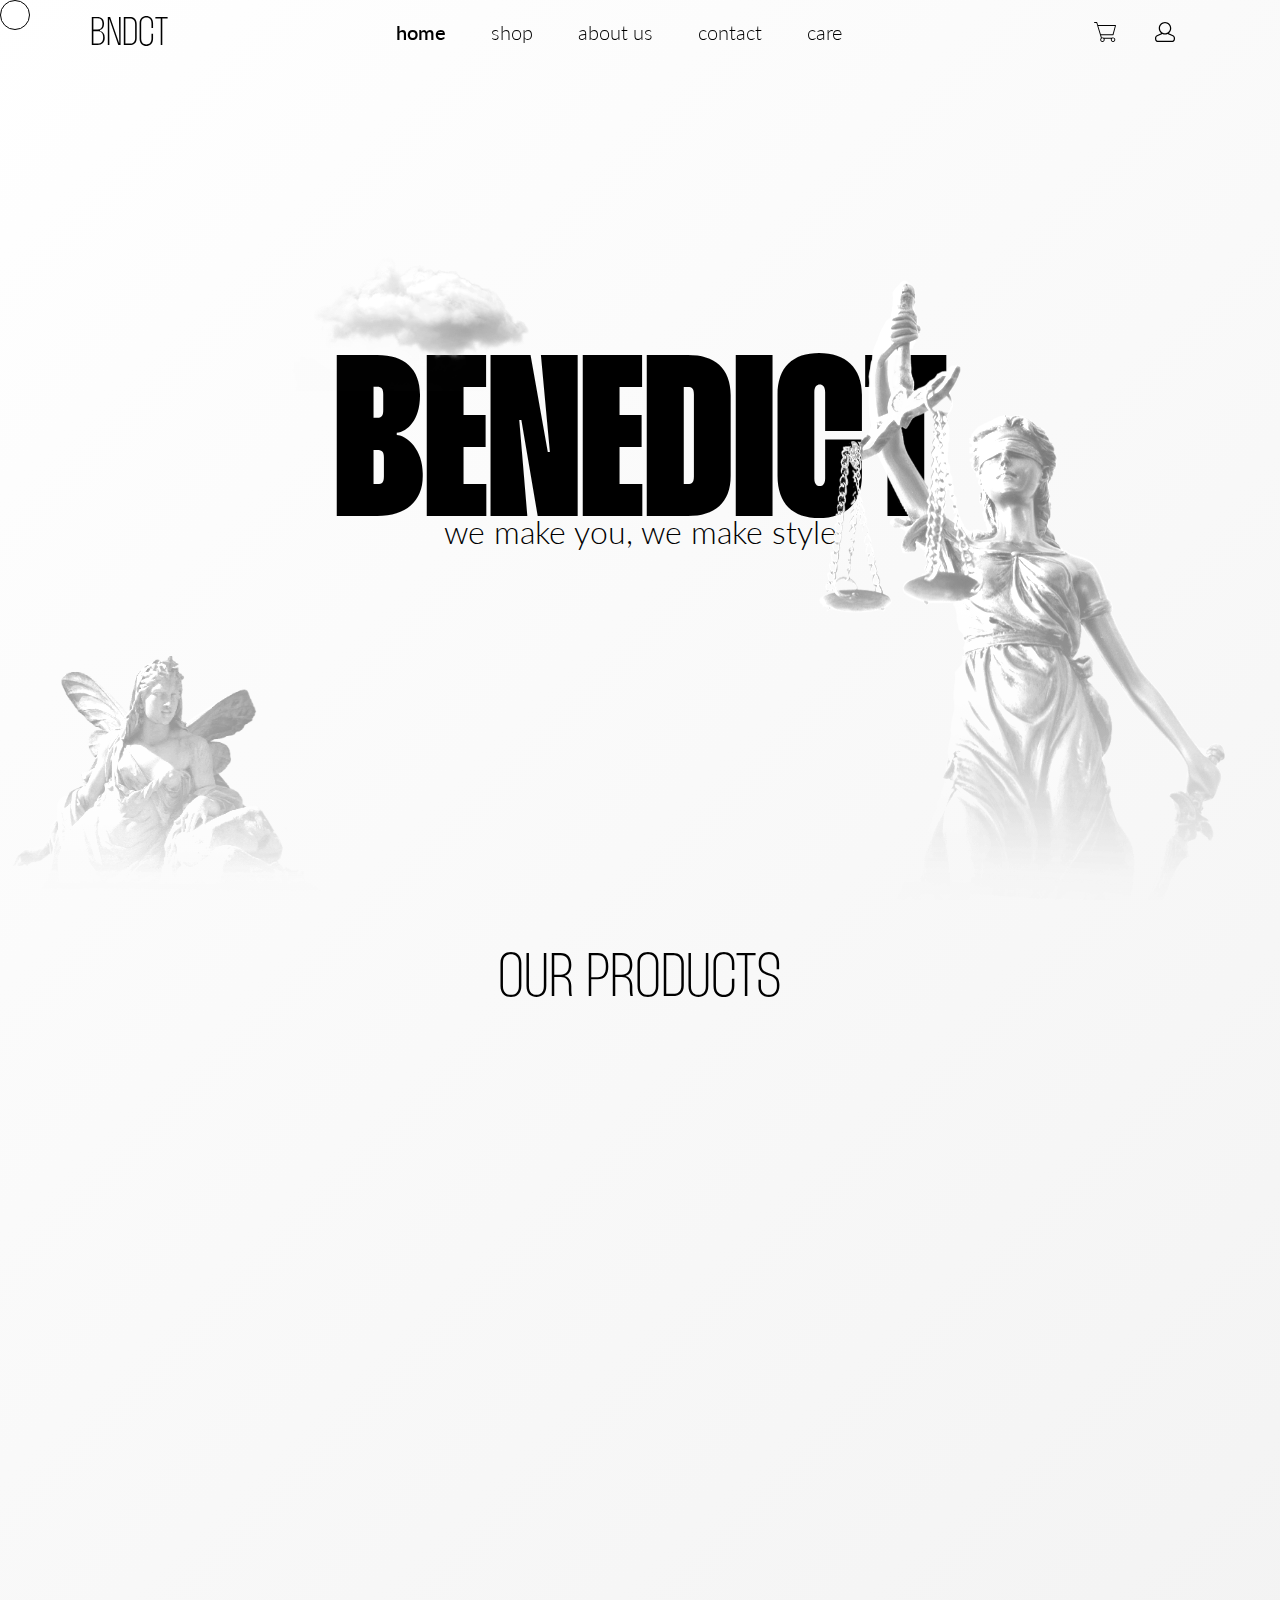
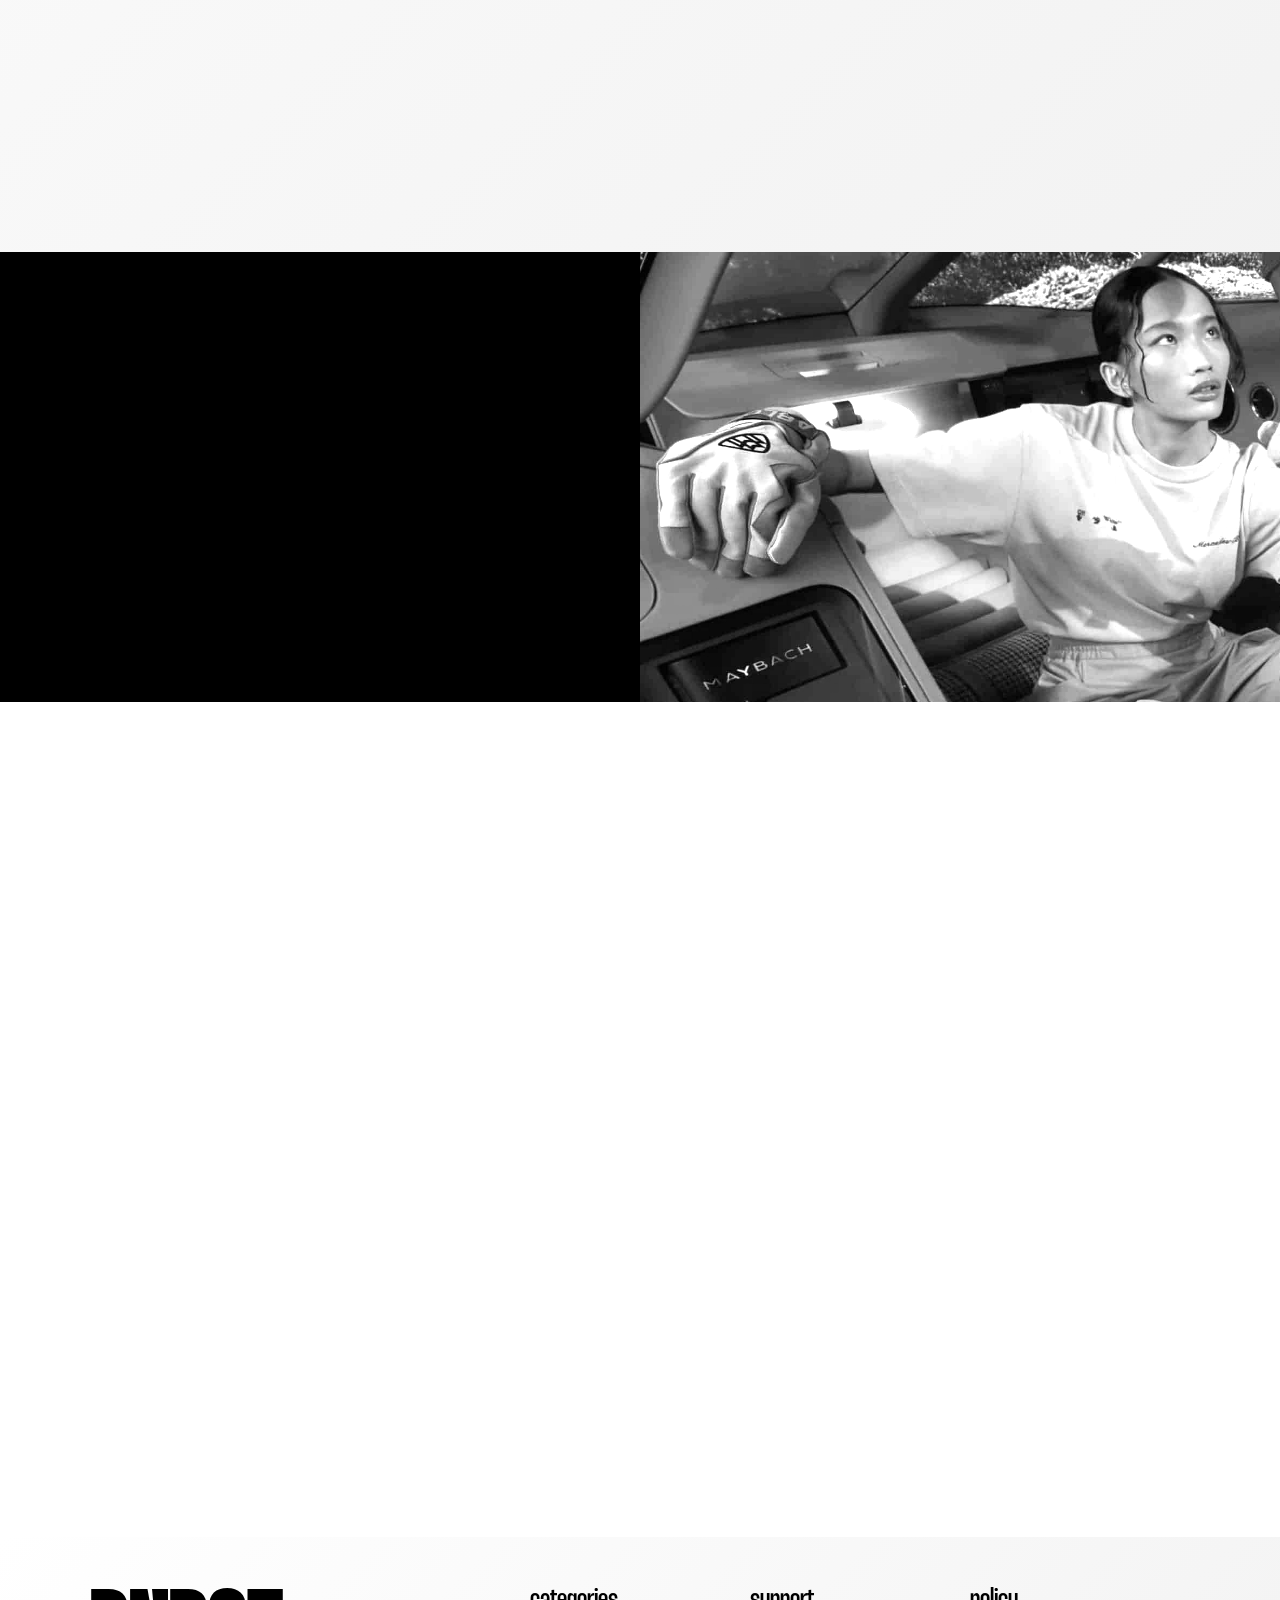
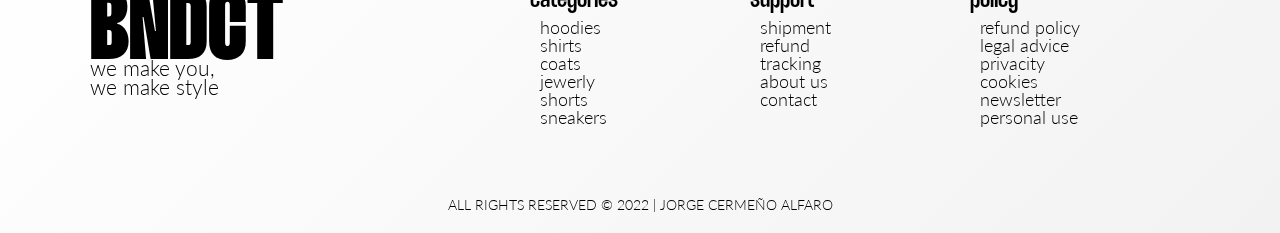
<file: index.html>
<!DOCTYPE html>
<html>
    <head>
        <title>BENEDICT | Luxury Brand </title>
        <meta charset="UTF-8">
        <meta name="description" content="▷ Explore the luxury fashion brand BENEDICT and discover our new releases. I assure you that you will not be disappointed by the exclusive collaborations and unique designs...【 We make you we do style 】">
        <meta name="keywords" content="urban,fashion,cloth,clothes,clothing,style,brand,streetwear,hypebeast">
        <meta name="author" content="JCerme">
        <meta name="viewport" content="width=device-width, initial-scale=1.0">
        <link rel="icon" type="image/x-icon" href="./img/favicon64x64.ico">

        <link href="https://fonts.googleapis.com/css2?family=Lato:wght@100;300;400;700;900&display=swap" rel="stylesheet">
        <link rel="stylesheet" href="./styles/main.min.css">

        <link href="https://unpkg.com/aos@2.3.1/dist/aos.css" rel="stylesheet">
        <script src="https://unpkg.com/aos@2.3.1/dist/aos.js"></script>
    </head>
    <body>
        <script>
            AOS.init();
        </script>
        <!----------------  HEADER  -------------------->
        <div class="cursor"></div>
        <header data-aos="fade-down" data-aos-duration="1000">
            <div class="header container">
                <span class="logo"><a href="./index.html">BNDCT</a></span>
                <nav id="nav">
                    <ul>
                        <li class="menu-li active"><a href="./index.html">home</a></li>
                        <li class="menu-li"><a href="./pages/shop.html">shop</a></li>
                        <li class="menu-li"><a href="./pages/about-us.html">about us</a></li>
                        <li class="menu-li"><a href="./pages/contact.html">contact</a></li>
                        <li class="menu-li"><a href="./pages/care.html">care</a></li>
                    </ul>
                </nav>
                <div class="icons">
                    <img id="cartBtn" class="shoppingcart" src="./img/shooping-cart.svg" alt="Shopping Cart Icon">
                    <img id="accountBtn" class="user" src="./img/account_icon.svg" alt="Account Icon">
                    <img id="burgerBtn" class="burger" src="./img/burger-btn.svg" alt="Burger Button">
                </div>
            </div>
        </header>
        <nav id="navMobile" class="dnone">
            <img id="closeBtn" src="./img/close.svg" alt="Close Button">
            <ul>
                <li class="menu-li active"><a href="./index.html">home</a></li>
                <li class="menu-li"><a href="./pages/shop.html">shop</a></li>
                <li class="menu-li"><a href="./pages/about-us.html">about us</a></li>
                <li class="menu-li"><a href="./pages/contact.html">contact</a></li>
                <li class="menu-li"><a href="./pages/care.html">care</a></li>
            </ul>
        </nav>

        <!----------------  TOP SECTION  -------------------->

        <section class="top-sect">

             <!----------------  HERO SECTION  -------------------->

            <article class="hero">
                <div class="content">
                    <h1 class="h1" data-aos="zoom-in" data-aos-duration="1000" data-aos-delay="1000">BENEDICT</h1>
                    <span data-aos="fade-up" data-aos-duration="1000" data-aos-delay="2000">we make you, we make style</span>
                </div>
                <img class="equity-esculpture" src="./img/equity-op-w.png" alt="Equity Sculpture Image" data-aos="fade-left" data-aos-duration="2000">
                <img class="woman-esculpture" src="./img/greeksculpture-op-w.png" alt="Greek Woman Sculputure Image" data-aos="fade-right" data-aos-duration="3000">
                <img class="cloud" src="./img/cloud-op.png" alt="Cloud Image" data-aos="zoom-out-right" data-aos-duration="3000">
            </article>

             <!----------------  PRODUCT SECTION  -------------------->

            <article id="prod-sect" class="container">
                <h2>Our Products</h2>
                <section class="products">
                    <a href="#">
                        <article class="prod" data-aos="fade-up" data-aos-delay="300" data-aos-duration="1000">
                            <div class="content">
                                <div class="img">
                                    <img src="./img/LongSleeveStyle.jpg" alt="Long Sleeve Style Shirt - BENEDICT">
                                </div>
                                    <h3>Long Sleeve Style</h3>
                            </div>
                            <div class="prod-footer">
                                <span class="arrow">&#8594;</span>
                                <div>
                                    <span class="price-before">420€</span>
                                    <span class="price-after">360€</span>
                                </div>
                            </div>
                        </article>
                    </a>
                    <a href="#">
                        <article class="prod" data-aos="fade-up" data-aos-delay="600" data-aos-duration="1000">
                            <div class="content">
                                <div class="img">
                                    <img src="./img/CamooShortsOffsize.jpg" alt="Camoo Shorts Offsize - BENEDICT">
                                </div>
                                <h3>Camoo Shorts Offsize</h3>
                            </div>
                            <div class="prod-footer">
                                <span class="arrow">&#8594;</span>
                                <div>
                                    <span class="price-before">420€</span>
                                    <span class="price-after">360€</span>
                                </div>
                            </div>
                        </article>
                    </a>
                    <a href="#">
                        <article class="prod" data-aos="fade-up" data-aos-delay="900" data-aos-duration="1000">
                            <div class="content">
                                <div class="img">
                                    <img src="./img/SomethingWrongHoddie.jpg" alt="Something Wrong Hoodie - BENEDICT">
                                </div>
                                <h3>Something Wrong Hoddie</h3>
                            </div>
                            <div class="prod-footer">
                                <span class="arrow">&#8594;</span>
                                <div>
                                    <span class="price-before">420€</span>
                                    <span class="price-after">360€</span>
                                </div>
                            </div>
                        </article>
                    </a>
                    <a href="#">
                        <article class="prod" data-aos="fade-up" data-aos-delay="1200" data-aos-duration="1000">
                            <div class="content">
                                <div class="img">
                                    <img src="./img/SharkSilverChain.jpg" alt="Shark Silver Chain - BENEDICT">
                                </div>
                                <h3>Shark Silver Chain</h3>
                            </div>
                            <div class="prod-footer">
                                <span class="arrow">&#8594;</span>
                                <div>
                                    <span class="price-before">420€</span>
                                    <span class="price-after">360€</span>
                                </div>
                            </div>
                        </article>
                    </a>
                </section>
                <div class="seemoreprod" data-aos="fade-in" data-aos-delay="2000" data-aos-duration="500">
                    <a href="./pages/shop.html">see more products >></a>
                </div>
            </article>
        </section>

        <!----------------  BLACK BANNER  -------------------->

        <section class="black-banner">
            <div class="container">
                <article class="content">
                    <h2 data-aos="fade-right" data-aos-duration="1000">WE MAKE YOU,<br> WE MAKE STYLE</h2>
                    <p data-aos="fade-right" data-aos-duration="1000">The company was founded as "BENEDICT" by JCerme & Cris in the Spanish city of Galicia in 2022. BENEDICT, which is described as "the grey area between black and white as the color" to the fashion world. It has shown collections at Paris Fashion Week shows, and is sold in retail stores in Hong Kong, Tokyo, Milan, London, United Kingdom and New York.</p>
                </article>
                <article class="banner-photo-sect">
                    <img src="./img/about-us.jpg" alt="Woman image with BENEDICT cloth">
                </article>
            </div>
        </section>

        <!----------------  CONTACT US  -------------------->

        <div class="contact-us" data-aos="fade-up" data-aos-duration="1000" data-aos-delay="500">
            <div class="container">
                <div class="overlay">
                    <h2>CONTACT US</h2>
                    <form action="">
                        <div class="namemail">
                            <div>
                                <label for="name">Name:</label><br>
                                <input type="text" id="name" name="name" placeholder="Write your name here" required><br>
                            </div>
                            <div>
                                <label for="mail">Mail:</label><br>
                                <input type="mail" id="mail" name="mail" placeholder="Write your mail here" required>
                            </div>
                        </div>
                        <div>
                            <label for="mess">Message:</label><br>
                            <textarea name="mess" id="mess" rows="7" placeholder="Write here your message and we will respond you ASAP"></textarea>
                        </div>
                        <button type="submit">
                            <div>
                                <p>send the filled form >></p>
                            </div>
                        </button>
                    </form>
                </div>
            </div>
        </div>

        <!----------------  FOOTER  -------------------->

        <footer>
            <div class="footer container">
                <div class="logo">
                    <span class="ptext">BNDCT</span>
                    <span class="stext">we make you,<br>
                        we make style </span>
                </div>
                <div class="categories">
                    <h3>categories</h3>
                    <ul>
                        <li><a href="#">hoodies</a></li>
                        <li><a href="#">shirts</a></li>
                        <li><a href="#">coats</a></li>
                        <li><a href="#">jewerly</a></li>
                        <li><a href="#">shorts</a></li>
                        <li><a href="#">sneakers</a></li>
                    </ul>
                </div>
                <div class="support">
                    <h3>support</h3>
                    <ul>
                        <li><a href="#">shipment</a></li>
                        <li><a href="#">refund</a></li>
                        <li><a href="#">tracking</a></li>
                        <li><a href="#">about us</a></li>
                        <li><a href="#">contact</a></li>
                    </ul>
                </div>
                <div class="policy">
                    <h3>policy</h3>
                    <ul>
                        <li><a href="#">refund policy</a></li>
                        <li><a href="#">legal advice</a></li>
                        <li><a href="#">privacity</a></li>
                        <li><a href="#">cookies</a></li>
                        <li><a href="#">newsletter</a></li>
                        <li><a href="#">personal use</a></li>
                    </ul>
                </div>
            </div>
            <div class="copyright">All Rights Reserved © 2022 | Jorge Cermeño Alfaro</div>


            <script src="./js/menu-mobile.js"></script>
            <script src="./js/header-scroll.js"></script>
            <script src="./js/cursor.js"></script>
        </footer>
    </body>

</html>
</file>
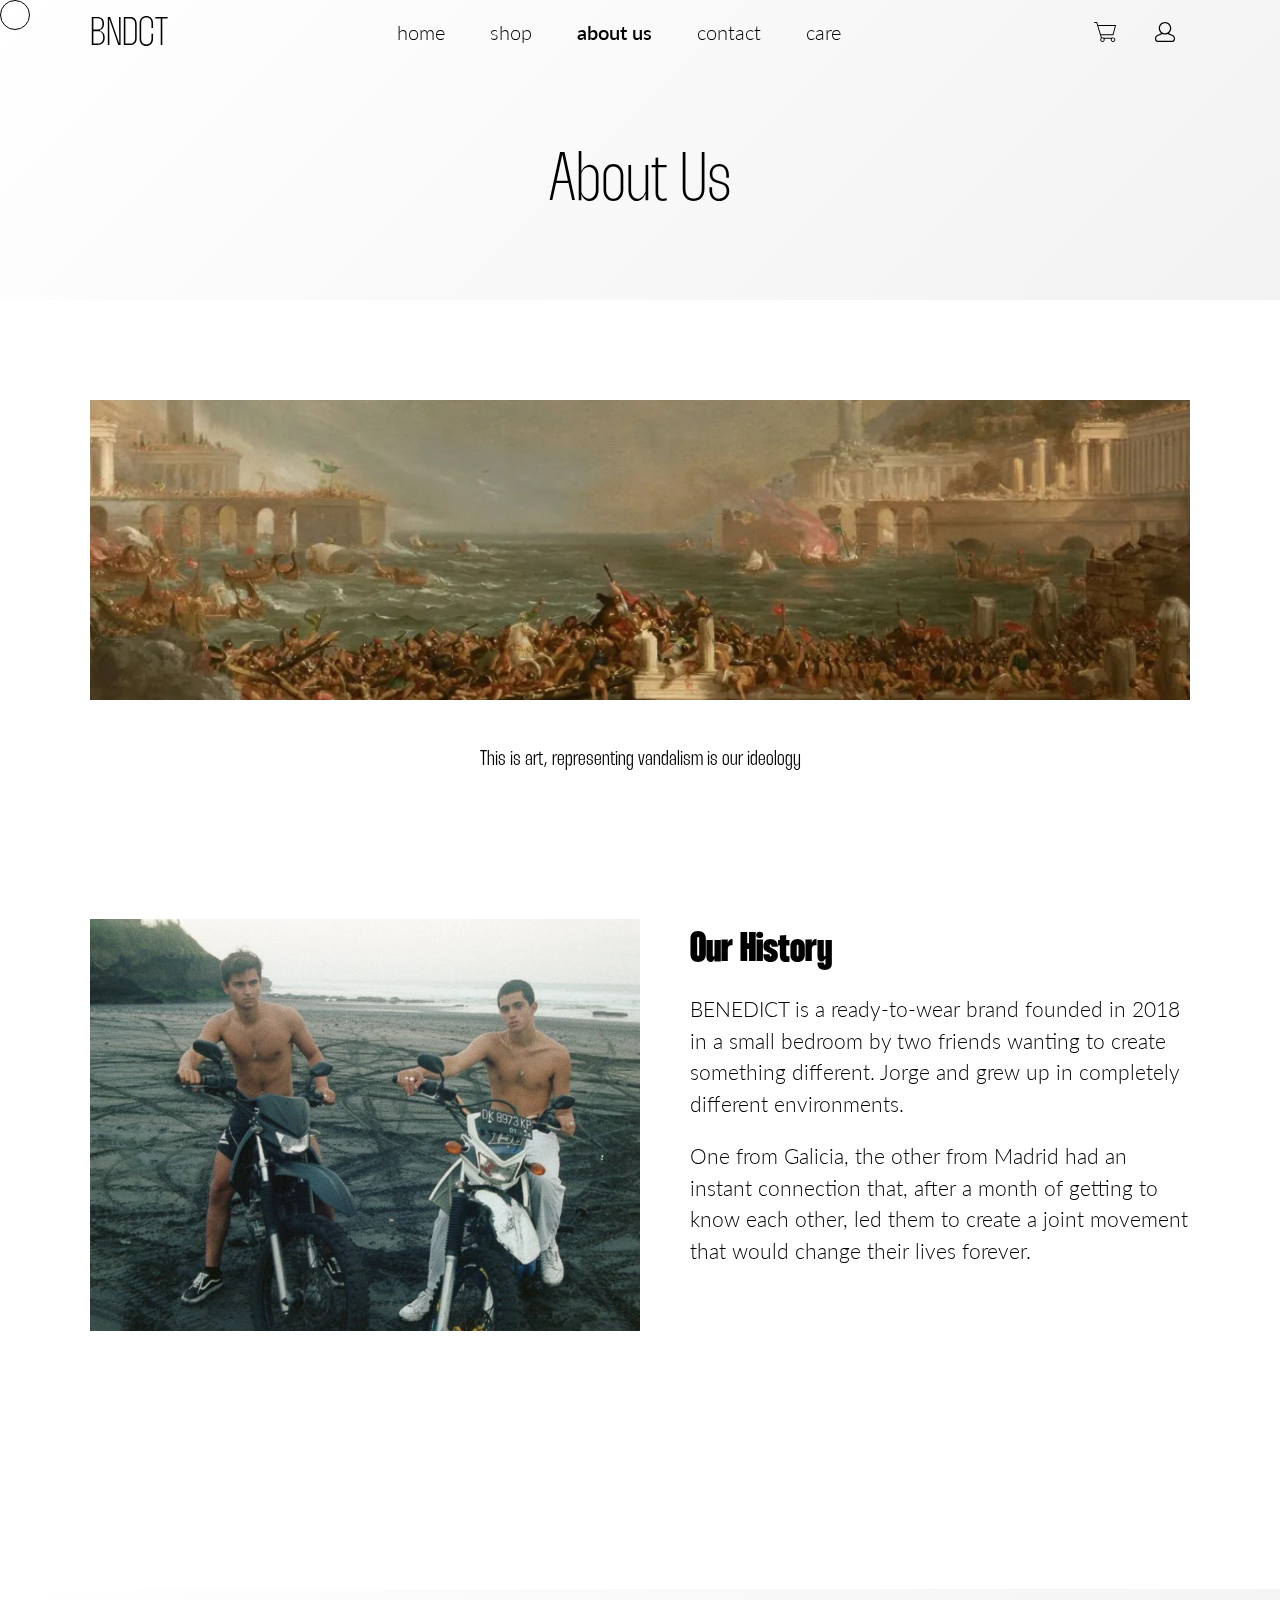
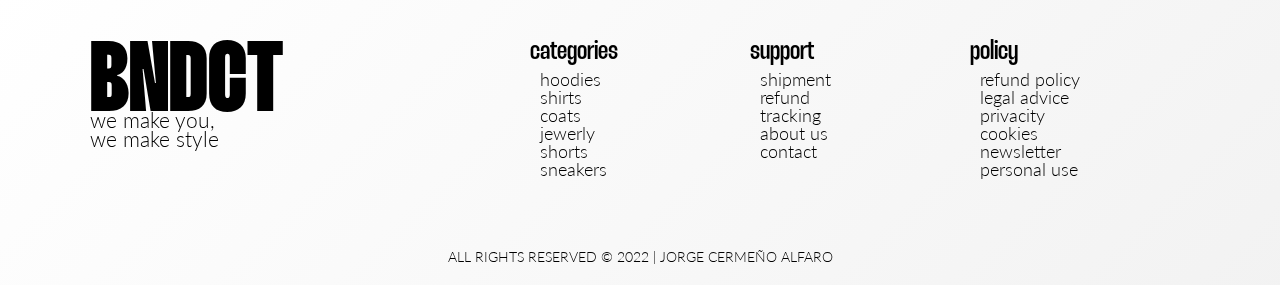
<file: pages/about-us.html>
<!DOCTYPE html>
<html>
    <head>
        <title>ABOUT US - BNDCT</title>

        <meta charset="UTF-8">
        <meta name="description" content="▷ You should already know who we are... But never It's enoguht. Check our history and grow with us in our way. 【 We make you we do style 】">
        <meta name="keywords" content="">
        <meta name="author" content="JCerme">
        <meta name="viewport" content="width=device-width, initial-scale=1.0">
        <link rel="icon" type="image/x-icon" href="../img/favicon64x64.ico">

        <link href="https://fonts.googleapis.com/css2?family=Lato:wght@100;300;400;700;900&display=swap" rel="stylesheet">
        <link rel="stylesheet" href="../styles/main.min.css">

        <link href="https://unpkg.com/aos@2.3.1/dist/aos.css" rel="stylesheet">
        <script src="https://unpkg.com/aos@2.3.1/dist/aos.js"></script>
    </head>
    <body>
        <script>
            AOS.init();
        </script>
        <!----------------  HEADER  -------------------->
        <div class="cursor"></div>
        <header data-aos="fade-down" data-aos-duration="1000">
            <div class="header container">
                <span class="logo"><a href="../index.html">BNDCT</a></span>
                <nav id="nav">
                    <ul>
                        <li class="menu-li"><a href="../index.html">home</a></li>
                        <li class="menu-li"><a href="../pages/shop.html">shop</a></li>
                        <li class="menu-li active"><a href="../pages/about-us.html">about us</a></li>
                        <li class="menu-li"><a href="../pages/contact.html">contact</a></li>
                        <li class="menu-li"><a href="../pages/care.html">care</a></li>
                    </ul>
                </nav>
                <div class="icons">
                    <img id="cartBtn" class="shoppingcart" src="../img/shooping-cart.svg" alt="Shopping Cart Icon">
                    <img id="accountBtn" class="user" src="../img/account_icon.svg" alt="Account Icon">
                    <img id="burgerBtn" class="burger" src="../img/burger-btn.svg" alt="Burger Button">
                </div>
            </div>
        </header>
        <nav id="navMobile" class="dnone">
            <img id="closeBtn" src="../img/close.svg" alt="Close Button">
            <ul>
                <li class="menu-li active"><a href="../index.html">home</a></li>
                <li class="menu-li"><a href="../pages/shop.html">shop</a></li>
                <li class="menu-li"><a href="../pages/about-us.html">about us</a></li>
                <li class="menu-li"><a href="../pages/contact.html">contact</a></li>
                <li class="menu-li"><a href="../pages/care.html">care</a></li>
            </ul>
        </nav>

        <!----------------  BODY  -------------------->

        <div id="about-us">
            <div class="hero">
                <h1>About Us</h1>
            </div>

            <div class="img-sect container">
                <img src="../img/og-vandals.webp" alt="Greek picture with old and vandal style" width="100%">
            </div>
            <div class="img-text container">
                <p>This is art, representing vandalism is our ideology</p>
            </div>
            <div class="sect1 container">
                <div class="img-history">
                    <img src="../img/us-portrait.jpg" alt="A photo about the owners of BENEDICT">
                </div>
                <div class="parraf">
                    <h2>Our History</h2>
                    <p>
                        BENEDICT is a ready-to-wear brand founded in 2018 in a small bedroom by two friends wanting to create something different. Jorge and grew up in completely different environments. 
                    </p>
                    <p>
                        One from Galicia, the other from Madrid had an instant connection that, after a month of getting to know each other, led them to create a joint movement that would change their lives forever.
                    </p>
                </div>
            </div>
        </div>
        <!----------------  FOOTER  -------------------->

        <footer>
            <div class="footer container">
                <div class="logo">
                    <span class="ptext">BNDCT</span>
                    <span class="stext">we make you,<br>
                        we make style </span>
                </div>
                <div class="categories">
                    <h3>categories</h3>
                    <ul>
                        <li><a href="#">hoodies</a></li>
                        <li><a href="#">shirts</a></li>
                        <li><a href="#">coats</a></li>
                        <li><a href="#">jewerly</a></li>
                        <li><a href="#">shorts</a></li>
                        <li><a href="#">sneakers</a></li>
                    </ul>
                </div>
                <div class="support">
                    <h3>support</h3>
                    <ul>
                        <li><a href="#">shipment</a></li>
                        <li><a href="#">refund</a></li>
                        <li><a href="#">tracking</a></li>
                        <li><a href="#">about us</a></li>
                        <li><a href="#">contact</a></li>
                    </ul>
                </div>
                <div class="policy">
                    <h3>policy</h3>
                    <ul>
                        <li><a href="#">refund policy</a></li>
                        <li><a href="#">legal advice</a></li>
                        <li><a href="#">privacity</a></li>
                        <li><a href="#">cookies</a></li>
                        <li><a href="#">newsletter</a></li>
                        <li><a href="#">personal use</a></li>
                    </ul>
                </div>
            </div>
            <div class="copyright">All Rights Reserved © 2022 | Jorge Cermeño Alfaro</div>
            

            <script src="../js/menu-mobile.js"></script>
            <script src="../js/header-scroll.js"></script>
            <script src="../js/cursor.js"></script>
        </footer>
    </body>
</html>
</file>
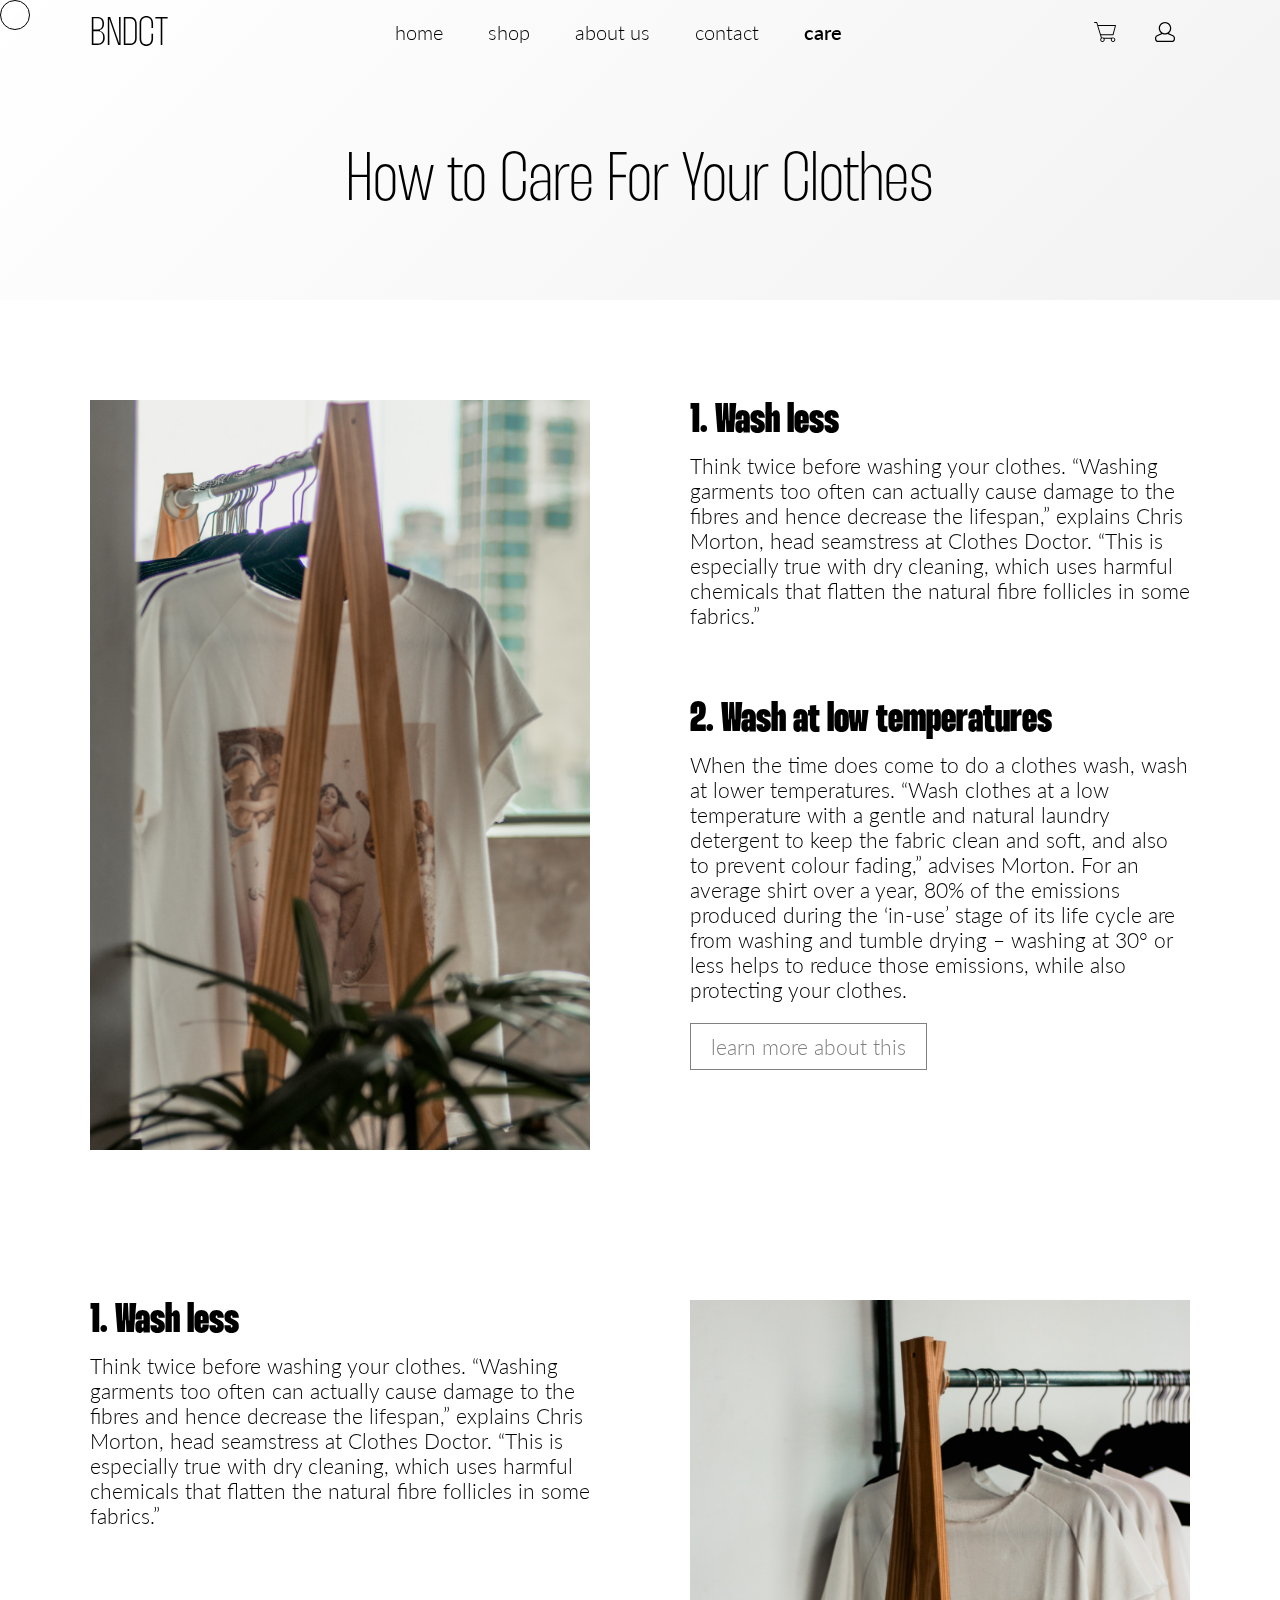
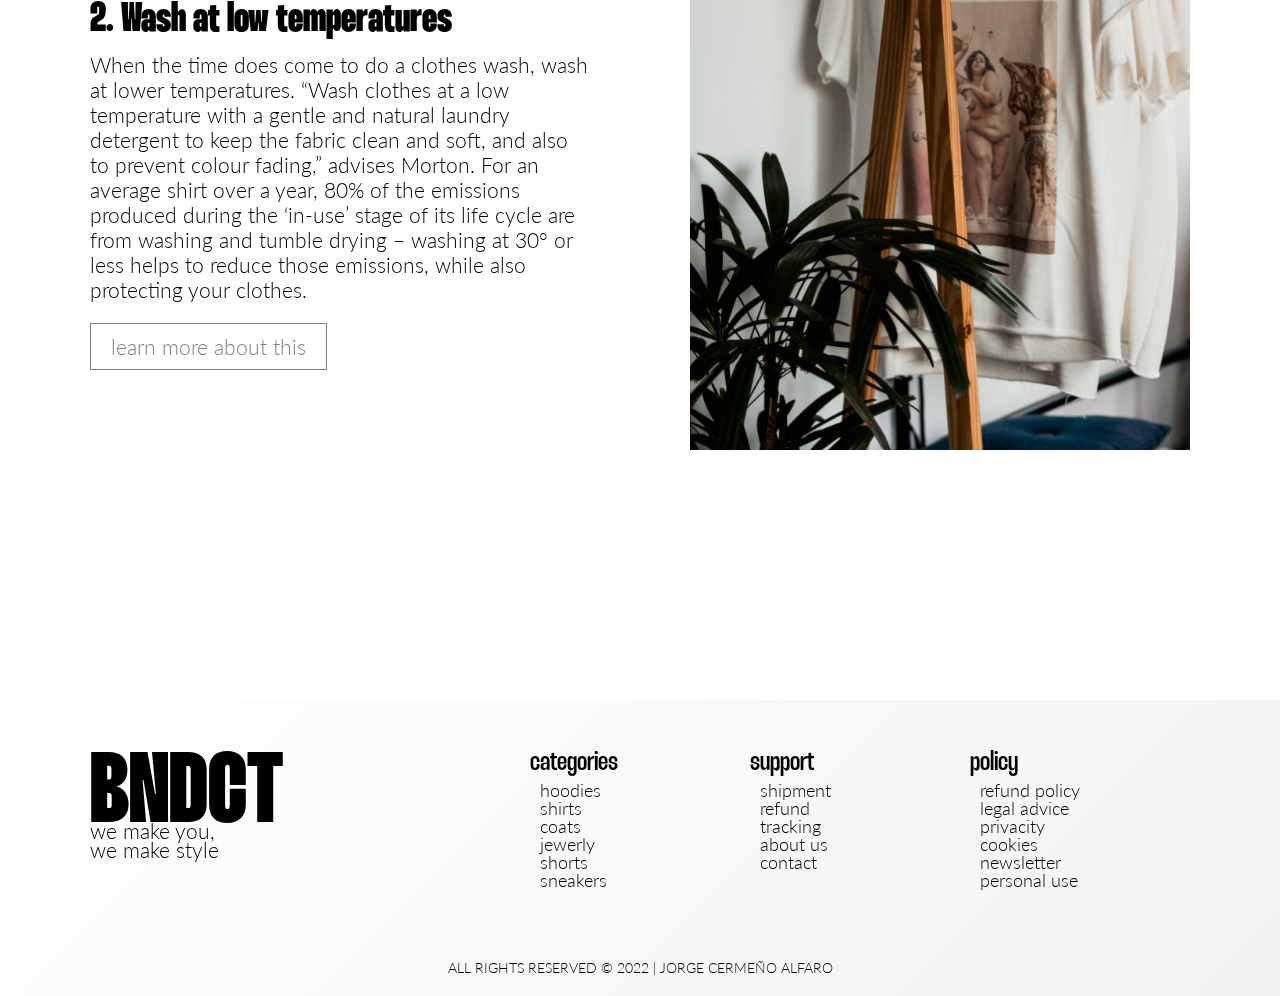
<file: pages/care.html>
<!DOCTYPE html>
<html>
    <head>
        <title>CARE - BNDCT</title>

        <meta charset="UTF-8">
        <meta name="description" content="▷ This section is builded for people who aren't sure of how to get their BNDCT cloth clean. If you are one of them, just check this.【 We make you we do style 】">
        <meta name="keywords" content="care,cloth,how to care,clean">
        <meta name="author" content="JCerme">
        <meta name="viewport" content="width=device-width, initial-scale=1.0">
        <link rel="icon" type="image/x-icon" href="../img/favicon64x64.ico">

        <link href="https://fonts.googleapis.com/css2?family=Lato:wght@100;300;400;700;900&display=swap" rel="stylesheet">
        <link rel="stylesheet" href="../styles/main.min.css">

        <link href="https://unpkg.com/aos@2.3.1/dist/aos.css" rel="stylesheet">
        <script src="https://unpkg.com/aos@2.3.1/dist/aos.js"></script>
    </head>
    <body>
        <script>
            AOS.init();
        </script>
        <!----------------  HEADER  -------------------->
        <div class="cursor"></div>
        <header data-aos="fade-down" data-aos-duration="1000">
            <div class="header container">
                <span class="logo"><a href="../index.html">BNDCT</a></span>
                <nav id="nav">
                    <ul>
                        <li class="menu-li"><a href="../index.html">home</a></li>
                        <li class="menu-li"><a href="../pages/shop.html">shop</a></li>
                        <li class="menu-li"><a href="../pages/about-us.html">about us</a></li>
                        <li class="menu-li"><a href="../pages/contact.html">contact</a></li>
                        <li class="menu-li active"><a href="../pages/care.html">care</a></li>
                    </ul>
                </nav>
                <div class="icons">
                    <img id="cartBtn" class="shoppingcart" src="../img/shooping-cart.svg" alt="Shopping Cart Icon">
                    <img id="accountBtn" class="user" src="../img/account_icon.svg" alt="Account Icon">
                    <img id="burgerBtn" class="burger" src="../img/burger-btn.svg" alt="Burger Button">
                </div>
            </div>
        </header>
        <nav id="navMobile" class="dnone">
            <img id="closeBtn" src="../img/close.svg" alt="Close Button">
            <ul>
                <li class="menu-li active"><a href="../index.html">home</a></li>
                <li class="menu-li"><a href="../pages/shop.html">shop</a></li>
                <li class="menu-li"><a href="../pages/about-us.html">about us</a></li>
                <li class="menu-li"><a href="../pages/contact.html">contact</a></li>
                <li class="menu-li"><a href="../pages/care.html">care</a></li>
            </ul>
        </nav>

        <!----------------  BODY  -------------------->
        <div id="cares">
            <div class="hero">
                <h1>How to Care For Your Clothes</h1>
            </div>
            <div class="sect1 container">
                <img src="../img/care-cloth-4.jpg" alt="Photography of a clean BENEDICT T-Shirt">
                <div class="content">
                    <div class="parraf">
                        <h2>1. Wash less</h2>
                        <p>
                            Think twice before washing your clothes. “Washing garments too often can actually cause damage to the fibres and hence decrease the lifespan,” explains Chris Morton, head seamstress at Clothes Doctor.  “This is especially true with dry cleaning, which uses harmful chemicals that flatten the natural fibre follicles in some fabrics.”
                        </p>
                    </div>
                    <div class="parraf">
                        <h2>2. Wash at low temperatures</h2>
                        <p>
                            When the time does come to do a clothes wash, wash at lower temperatures.  “Wash clothes at a low temperature with a gentle and natural laundry detergent to keep the fabric clean and soft, and also to prevent colour fading,” advises Morton.  For an average shirt over a year, 80% of the emissions produced during the ‘in-use’ stage of its life cycle are from washing and tumble drying – washing at 30° or less helps to reduce those emissions, while also protecting your clothes.
                        </p>
                        <a href="#">learn more about this</a>
                    </div>
                </div>
            </div>
            <div class="sect2 container">
                <div class="content">
                    <div class="parraf">
                        <h2>1. Wash less</h2>
                        <p>
                            Think twice before washing your clothes. “Washing garments too often can actually cause damage to the fibres and hence decrease the lifespan,” explains Chris Morton, head seamstress at Clothes Doctor.  “This is especially true with dry cleaning, which uses harmful chemicals that flatten the natural fibre follicles in some fabrics.”
                        </p>
                    </div>
                    <div class="parraf">
                        <h2>2. Wash at low temperatures</h2>
                        <p>
                            When the time does come to do a clothes wash, wash at lower temperatures.  “Wash clothes at a low temperature with a gentle and natural laundry detergent to keep the fabric clean and soft, and also to prevent colour fading,” advises Morton.  For an average shirt over a year, 80% of the emissions produced during the ‘in-use’ stage of its life cycle are from washing and tumble drying – washing at 30° or less helps to reduce those emissions, while also protecting your clothes.
                        </p>
                        <a href="#">learn more about this</a>
                    </div>
                </div>
                <img src="../img/care-cloth-3.jpg" alt="Photography of a clean BENEDICT T-Shirt">
            </div>
        </div>



        <!----------------  FOOTER  -------------------->

        <footer>
            <div class="footer container">
                <div class="logo">
                    <span class="ptext">BNDCT</span>
                    <span class="stext">we make you,<br>
                        we make style</span>
                </div>
                <div class="categories">
                    <h3>categories</h3>
                    <ul>
                        <li><a href="#">hoodies</a></li>
                        <li><a href="#">shirts</a></li>
                        <li><a href="#">coats</a></li>
                        <li><a href="#">jewerly</a></li>
                        <li><a href="#">shorts</a></li>
                        <li><a href="#">sneakers</a></li>
                    </ul>
                </div>
                <div class="support">
                    <h3>support</h3>
                    <ul>
                        <li><a href="#">shipment</a></li>
                        <li><a href="#">refund</a></li>
                        <li><a href="#">tracking</a></li>
                        <li><a href="#">about us</a></li>
                        <li><a href="#">contact</a></li>
                    </ul>
                </div>
                <div class="policy">
                    <h3>policy</h3>
                    <ul>
                        <li><a href="#">refund policy</a></li>
                        <li><a href="#">legal advice</a></li>
                        <li><a href="#">privacity</a></li>
                        <li><a href="#">cookies</a></li>
                        <li><a href="#">newsletter</a></li>
                        <li><a href="#">personal use</a></li>
                    </ul>
                </div>
            </div>
            <div class="copyright">All Rights Reserved © 2022 | Jorge Cermeño Alfaro</div>
            

            <script src="../js/menu-mobile.js"></script>
            <script src="../js/header-scroll.js"></script>
            <script src="../js/cursor.js"></script>
        </footer>
    </body>
</html>
</file>
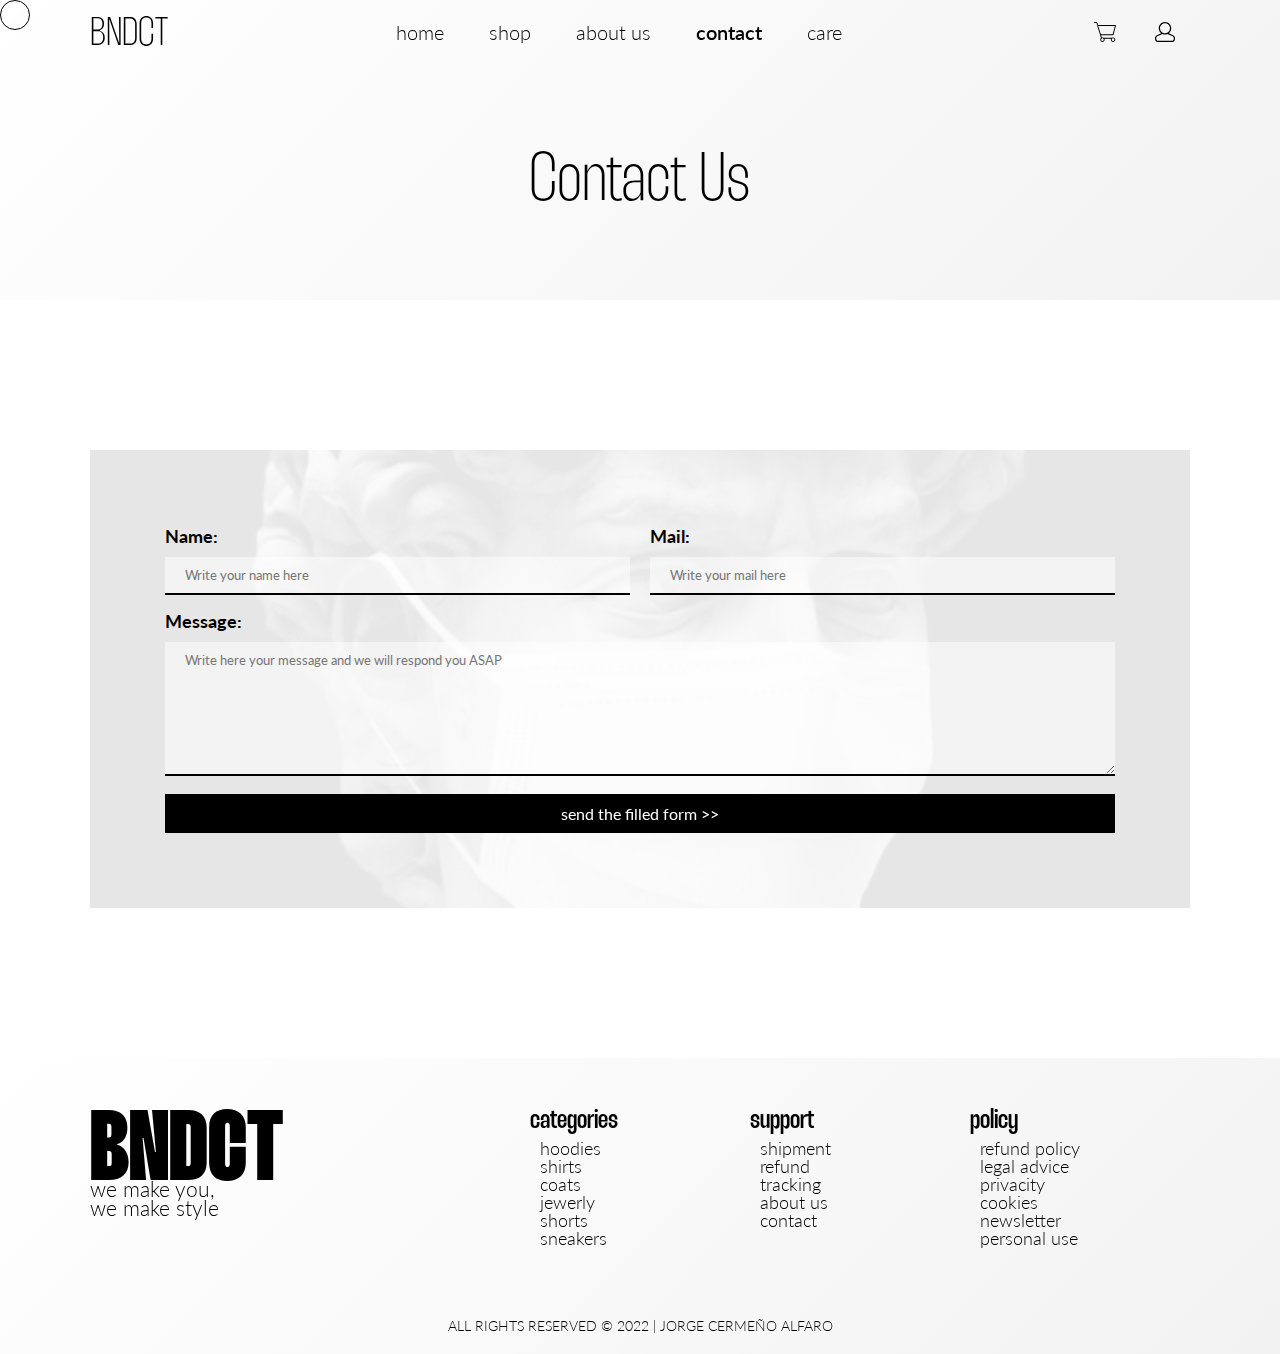
<file: pages/contact.html>
<!DOCTYPE html>
<html>
    <head>
        <title>CONTACT US - BNDCT</title>

        <meta charset="UTF-8">
        <meta name="description" content="▷ Contact us if you have any question which should be answered by our support team. We will try you to respond you ASAP... 【 We make you we do style 】">
        <meta name="keywords" content="contact,support,help,order,refund,problem,issue,fix,chat">
        <meta name="author" content="JCerme">
        <meta name="viewport" content="width=device-width, initial-scale=1.0">
        <link rel="icon" type="image/x-icon" href="../img/favicon64x64.ico">

        <link href="https://fonts.googleapis.com/css2?family=Lato:wght@100;300;400;700;900&display=swap" rel="stylesheet">
        <link rel="stylesheet" href="../styles/main.min.css">

        <link href="https://unpkg.com/aos@2.3.1/dist/aos.css" rel="stylesheet">
        <script src="https://unpkg.com/aos@2.3.1/dist/aos.js"></script>
    </head>
    <body>
        <script>
            AOS.init();
        </script>
        <!----------------  HEADER  -------------------->
        <div class="cursor"></div>
        <header data-aos="fade-down" data-aos-duration="1000">
            <div class="header container">
                <span class="logo"><a href="../index.html">BNDCT</a></span>
                <nav id="nav">
                    <ul>
                        <li class="menu-li"><a href="../index.html">home</a></li>
                        <li class="menu-li"><a href="../pages/shop.html">shop</a></li>
                        <li class="menu-li"><a href="../pages/about-us.html">about us</a></li>
                        <li class="menu-li active"><a href="../pages/contact.html">contact</a></li>
                        <li class="menu-li"><a href="../pages/care.html">care</a></li>
                    </ul>
                </nav>
                <div class="icons">
                    <img id="cartBtn" class="shoppingcart" src="../img/shooping-cart.svg" alt="Shopping Cart Icon">
                    <img id="accountBtn" class="user" src="../img/account_icon.svg" alt="Account Icon">
                    <img id="burgerBtn" class="burger" src="../img/burger-btn.svg" alt="Burger Button">
                </div>
            </div>
        </header>
        <nav id="navMobile" class="dnone">
            <img id="closeBtn" src="../img/close.svg" alt="Close Button">
            <ul>
                <li class="menu-li active"><a href="../index.html">home</a></li>
                <li class="menu-li"><a href="../pages/shop.html">shop</a></li>
                <li class="menu-li"><a href="../pages/about-us.html">about us</a></li>
                <li class="menu-li"><a href="../pages/contact.html">contact</a></li>
                <li class="menu-li"><a href="../pages/care.html">care</a></li>
            </ul>
        </nav>

        <!----------------  CONTACT US  -------------------->
        <div id="contact">
            <div class="hero">
                <h1>Contact Us</h1>
            </div>
            <div class="contact-us">
                <div class="container">
                    <div class="overlay">
                        <form action="">
                            <div class="namemail">
                                <div>
                                    <label for="name">Name:</label><br>
                                    <input type="text" id="name" name="name" placeholder="Write your name here" required><br>
                                </div>
                                <div>
                                    <label for="mail">Mail:</label><br>
                                    <input type="mail" id="mail" name="mail" placeholder="Write your mail here" required>
                                </div>
                            </div>
                            <div>
                                <label for="mess">Message:</label><br>
                                <textarea name="mess" id="mess" rows="7" placeholder="Write here your message and we will respond you ASAP"></textarea>
                            </div>
                            <button type="submit">send the filled form >></button>
                        </form>
                    </div>
                </div>
            </div>
        </div>
        <!----------------  FOOTER  -------------------->

        <footer>
            <div class="footer container">
                <div class="logo">
                    <span class="ptext">BNDCT</span>
                    <span class="stext">we make you,<br>
                        we make style</span>
                </div>
                <div class="categories">
                    <h3>categories</h3>
                    <ul>
                        <li><a href="#">hoodies</a></li>
                        <li><a href="#">shirts</a></li>
                        <li><a href="#">coats</a></li>
                        <li><a href="#">jewerly</a></li>
                        <li><a href="#">shorts</a></li>
                        <li><a href="#">sneakers</a></li>
                    </ul>
                </div>
                <div class="support">
                    <h3>support</h3>
                    <ul>
                        <li><a href="#">shipment</a></li>
                        <li><a href="#">refund</a></li>
                        <li><a href="#">tracking</a></li>
                        <li><a href="#">about us</a></li>
                        <li><a href="#">contact</a></li>
                    </ul>
                </div>
                <div class="policy">
                    <h3>policy</h3>
                    <ul>
                        <li><a href="#">refund policy</a></li>
                        <li><a href="#">legal advice</a></li>
                        <li><a href="#">privacity</a></li>
                        <li><a href="#">cookies</a></li>
                        <li><a href="#">newsletter</a></li>
                        <li><a href="#">personal use</a></li>
                    </ul>
                </div>
            </div>
            <div class="copyright">All Rights Reserved © 2022 | Jorge Cermeño Alfaro</div>
            

            <script src="../js/menu-mobile.js"></script>
            <script src="../js/header-scroll.js"></script>
            <script src="../js/cursor.js"></script>
        </footer>
    </body>
</html>
</file>
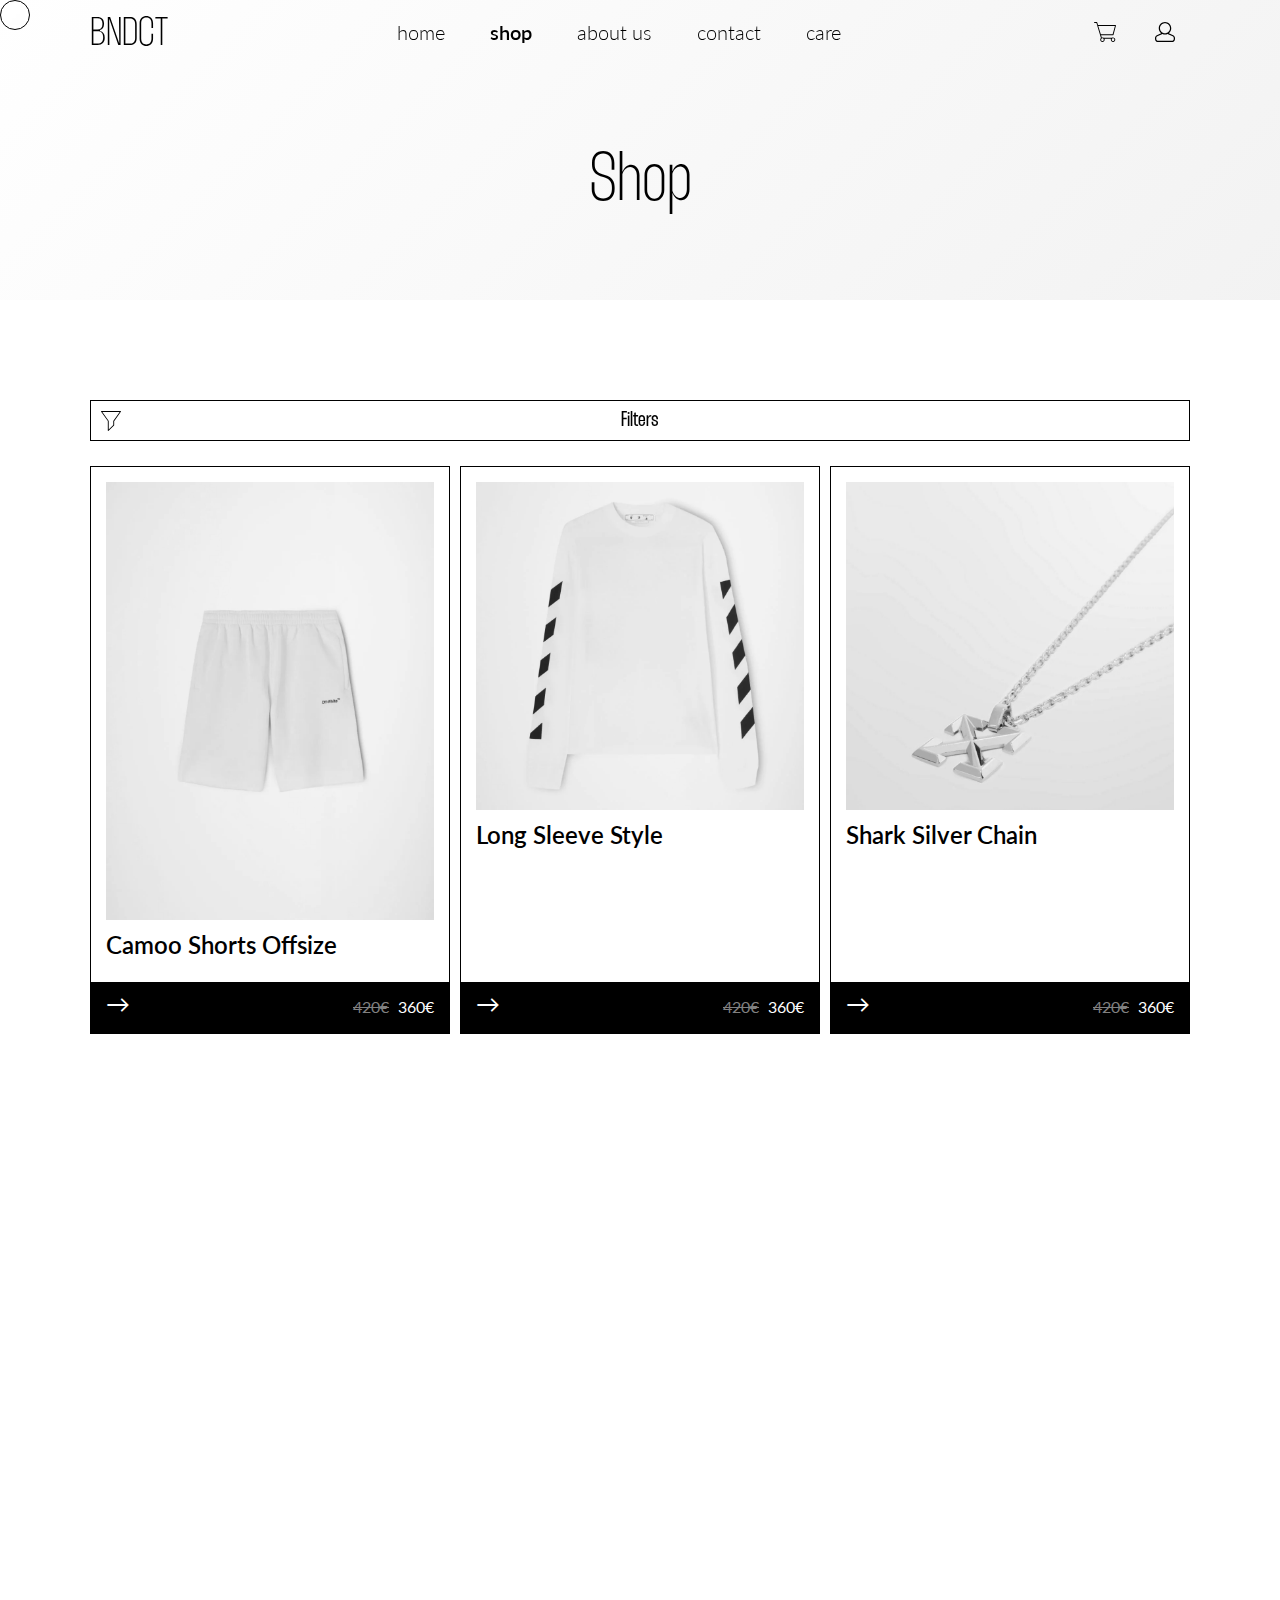
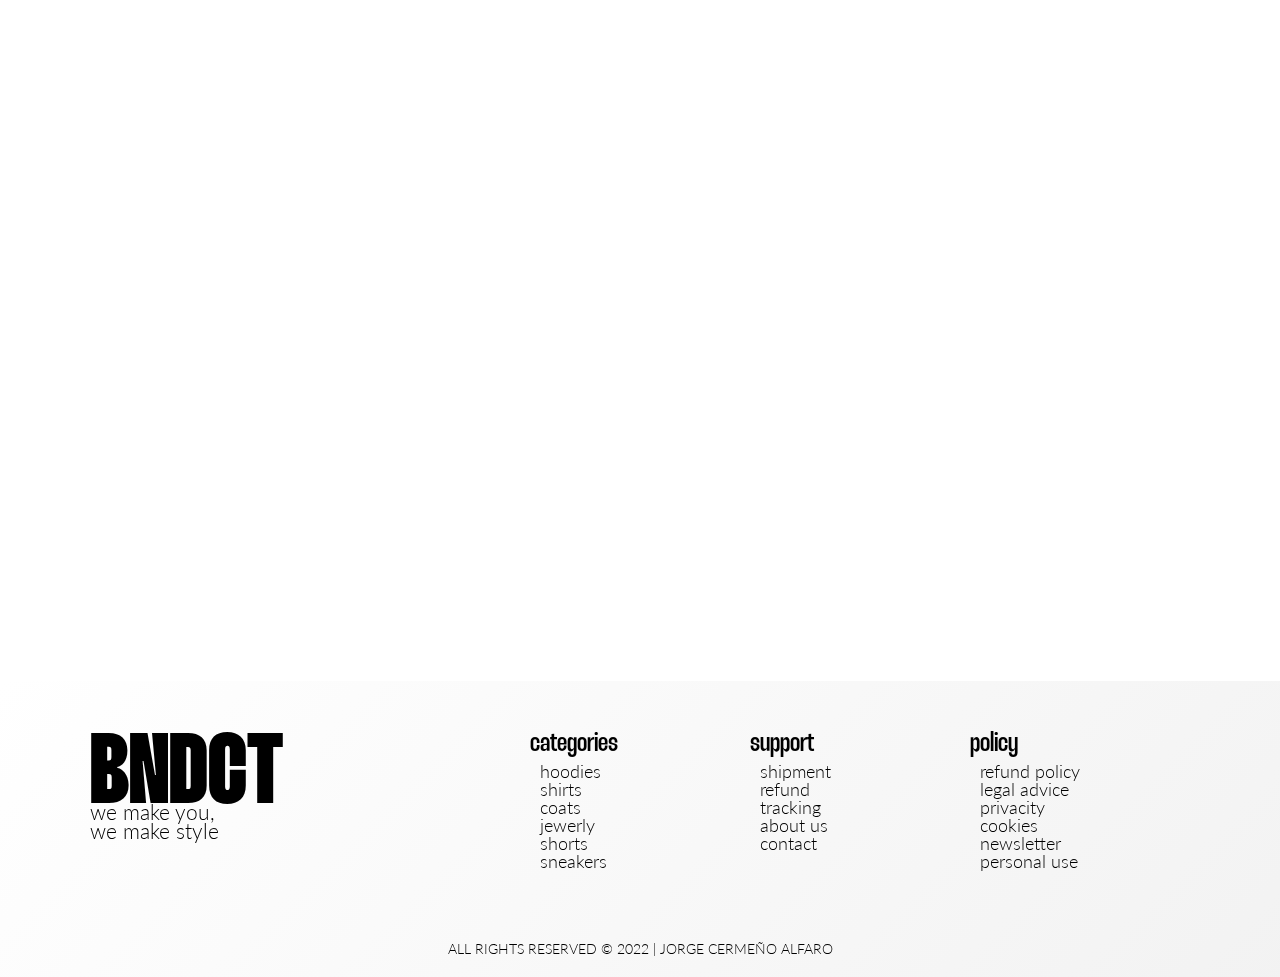
<file: pages/shop.html>
<!DOCTYPE html>
<html>
    <head>
        <title>SHOP - BNDCT</title>

        <meta charset="UTF-8">
        <meta name="description" content="▷ Official Shop of the luxury brand BENEDICT. Fast Order & Fast Shippment...【 We Make You, We Make Style ">
        <meta name="keywords" content="urban,fashion,cloth,clothes,clothing,style,brand,streetwear,hypebeast,shop,buy,order">
        <meta name="author" content="JCerme">
        <meta name="viewport" content="width=device-width, initial-scale=1.0">
        <link rel="icon" type="image/x-icon" href="../img/favicon64x64.ico">

        <link href="https://fonts.googleapis.com/css2?family=Lato:wght@100;300;400;700;900&display=swap" rel="stylesheet">
        <link rel="stylesheet" href="../styles/main.min.css">

        <link href="https://unpkg.com/aos@2.3.1/dist/aos.css" rel="stylesheet">
        <script src="https://unpkg.com/aos@2.3.1/dist/aos.js"></script>
    </head>
    <body>
        <script>
            AOS.init();
        </script>
        <!----------------  HEADER  -------------------->
        <div class="cursor"></div>
        <header data-aos="fade-down" data-aos-duration="1000">
            <div class="header container">
                <span class="logo"><a href="../index.html">BNDCT</a></span>
                <nav id="nav">
                    <ul>
                        <li class="menu-li"><a href="../index.html">home</a></li>
                        <li class="menu-li active"><a href="../pages/shop.html">shop</a></li>
                        <li class="menu-li"><a href="../pages/about-us.html">about us</a></li>
                        <li class="menu-li"><a href="../pages/contact.html">contact</a></li>
                        <li class="menu-li"><a href="../pages/care.html">care</a></li>
                    </ul>
                </nav>
                <div class="icons">
                    <img id="cartBtn" class="shoppingcart" src="../img/shooping-cart.svg" alt="Shopping Cart Icon">
                    <img id="accountBtn" class="user" src="../img/account_icon.svg" alt="Account Icon">
                    <img id="burgerBtn" class="burger" src="../img/burger-btn.svg" alt="Burger Button">
                </div>
            </div>
        </header>
        <nav id="navMobile" class="dnone">
            <img id="closeBtn" src="../img/close.svg" alt="Close Button">
            <ul>
                <li class="menu-li active"><a href="../index.html">home</a></li>
                <li class="menu-li"><a href="../pages/shop.html">shop</a></li>
                <li class="menu-li"><a href="../pages/about-us.html">about us</a></li>
                <li class="menu-li"><a href="../pages/contact.html">contact</a></li>
                <li class="menu-li"><a href="../pages/care.html">care</a></li>
            </ul>
        </nav>

        <!----------------  BODY  -------------------->

        <div id="shop">
            <div class="hero">
                <h1>Shop</h1>
            </div>

            <!----------------  PRODUCT SECTION  -------------------->

            <div class="container"><button id="filterBtn">Filters</button></div>
            <div class="shop-content container">
                <div class="filters">
                    <div class="orderby">
                        <h2>Order by ...</h2>
                        <select name="orderby" class="orderby-select">
                            <option selected>Order by Date</option>
                            <option>Order by Popularity</option>
                            <option>Order DESC</option>
                            <option>Order ASC</option>
                        </select>
                    </div>
                    <div class="categories">
                        <h2>Categories</h2>
                        <input type="checkbox" id="hoodies" name="hoodies" value="hoodies">
                        <label for="hoodies"> Hoodies</label><br>
                        <input type="checkbox" id="shirts" name="shirts" value="shirts">
                        <label for="shirts"> Shirts</label><br>
                        <input type="checkbox" id="coats" name="coats" value="coats">
                        <label for="coats"> Coats</label><br>
                        <input type="checkbox" id="shorts" name="shorts" value="shorts">
                        <label for="shorts"> Shorts</label><br>
                        <input type="checkbox" id="jewerly" name="jewerly" value="jewerly">
                        <label for="jewerly"> Jewerly</label><br>
                        <input type="checkbox" id="sneakers" name="sneakers" value="sneakers">
                        <label for="sneakers"> Sneakers</label><br><br>
                        <button type="submit" value="Submit">Filter</button>
                    </div>
                    <div class="price-range">
                        <h2>Price ($50-$250)</h2>
                        <input type="range" id="price" name="price" min="50" max="250" step="10">
                    </div>
                </div>
                <section class="products">
                    <a href="#">
                        <article class="prod" data-aos="fade-up" data-aos-delay="600" data-aos-duration="1000">
                            <div class="content">
                                <div class="img">
                                    <img src="../img/CamooShortsOffsize.jpg" alt="Camoo Shorts Offsize - BENEDICT">
                                </div>
                                <h3>Camoo Shorts Offsize</h3>
                            </div>
                            <div class="prod-footer">
                                <span class="arrow">&#8594;</span>
                                <div>
                                    <span class="price-before">420€</span>
                                    <span class="price-after">360€</span>
                                </div>
                            </div>
                        </article>
                    </a>
                    <a href="#">
                        <article class="prod" data-aos="fade-up" data-aos-delay="600" data-aos-duration="1000">
                            <div class="content">
                                <div class="img">
                                    <img src="../img/LongSleeveStyle.jpg" alt="Long Sleeve Style - BENEDICT">
                                </div>
                                <h3>Long Sleeve Style</h3>
                            </div>
                            <div class="prod-footer">
                                <span class="arrow">&#8594;</span>
                                <div>
                                    <span class="price-before">420€</span>
                                    <span class="price-after">360€</span>
                                </div>
                            </div>
                        </article>
                    </a>
                    <a href="#">
                        <article class="prod" data-aos="fade-up" data-aos-delay="600" data-aos-duration="1000">
                            <div class="content">
                                <div class="img">
                                    <img src="../img/SharkSilverChain.jpg" alt="Shark Silver Chain - BENEDICT">
                                </div>
                                <h3>Shark Silver Chain</h3>
                            </div>
                            <div class="prod-footer">
                                <span class="arrow">&#8594;</span>
                                <div>
                                    <span class="price-before">420€</span>
                                    <span class="price-after">360€</span>
                                </div>
                            </div>
                        </article>
                    </a>
                    <a href="#">
                        <article class="prod" data-aos="fade-up" data-aos-delay="600" data-aos-duration="1000">
                            <div class="content">
                                <div class="img">
                                    <img src="../img/SomethingWrongHoddie.jpg" alt="Something Wrong Hoddie - BENEDICT">
                                </div>
                                <h3>Something Wrong Hoddie</h3>
                            </div>
                            <div class="prod-footer">
                                <span class="arrow">&#8594;</span>
                                <div>
                                    <span class="price-before">420€</span>
                                    <span class="price-after">360€</span>
                                </div>
                            </div>
                        </article>
                    </a>
                    <a href="#">
                        <article class="prod" data-aos="fade-up" data-aos-delay="600" data-aos-duration="1000">
                            <div class="content">
                                <div class="img">
                                    <img src="../img/SharkSilverChain.jpg" alt="Shark Silver Chain - BENEDICT">
                                </div>
                                <h3>Shark Silver Chain</h3>
                            </div>
                            <div class="prod-footer">
                                <span class="arrow">&#8594;</span>
                                <div>
                                    <span class="price-before">420€</span>
                                    <span class="price-after">360€</span>
                                </div>
                            </div>
                        </article>
                    </a>
                    <a href="#">
                        <article class="prod" data-aos="fade-up" data-aos-delay="600" data-aos-duration="1000">
                            <div class="content">
                                <div class="img">
                                    <img src="../img/CamooShortsOffsize.jpg" alt="Camoo Shorts Offsize - BENEDICT">
                                </div>
                                <h3>Camoo Shorts Offsize</h3>
                            </div>
                            <div class="prod-footer">
                                <span class="arrow">&#8594;</span>
                                <div>
                                    <span class="price-before">420€</span>
                                    <span class="price-after">360€</span>
                                </div>
                            </div>
                        </article>
                    </a>
                    <a href="#">
                        <article class="prod" data-aos="fade-up" data-aos-delay="600" data-aos-duration="1000">
                            <div class="content">
                                <div class="img">
                                    <img src="../img/LongSleeveStyle.jpg" alt="Long Sleeve Style - BENEDICT">
                                </div>
                                <h3>Long Sleeve Style</h3>
                            </div>
                            <div class="prod-footer">
                                <span class="arrow">&#8594;</span>
                                <div>
                                    <span class="price-before">420€</span>
                                    <span class="price-after">360€</span>
                                </div>
                            </div>
                        </article>
                    </a>
                </section>
            </div>
        </div>

        <!----------------  FOOTER  -------------------->

        <footer>
            <div class="footer container">
                <div class="logo">
                    <span class="ptext">BNDCT</span>
                    <span class="stext">we make you,<br>
                        we make style </span>
                </div>
                <div class="categories">
                    <h3>categories</h3>
                    <ul>
                        <li><a href="#">hoodies</a></li>
                        <li><a href="#">shirts</a></li>
                        <li><a href="#">coats</a></li>
                        <li><a href="#">jewerly</a></li>
                        <li><a href="#">shorts</a></li>
                        <li><a href="#">sneakers</a></li>
                    </ul>
                </div>
                <div class="support">
                    <h3>support</h3>
                    <ul>
                        <li><a href="#">shipment</a></li>
                        <li><a href="#">refund</a></li>
                        <li><a href="#">tracking</a></li>
                        <li><a href="#">about us</a></li>
                        <li><a href="#">contact</a></li>
                    </ul>
                </div>
                <div class="policy">
                    <h3>policy</h3>
                    <ul>
                        <li><a href="#">refund policy</a></li>
                        <li><a href="#">legal advice</a></li>
                        <li><a href="#">privacity</a></li>
                        <li><a href="#">cookies</a></li>
                        <li><a href="#">newsletter</a></li>
                        <li><a href="#">personal use</a></li>
                    </ul>
                </div>
            </div>
            <div class="copyright">All Rights Reserved © 2022 | Jorge Cermeño Alfaro</div>
            

            <script src="../js/menu-mobile.js"></script>
            <script src="../js/header-scroll.js"></script>
            <script src="../js/cursor.js"></script>
            <script src="../js/filters.js"></script>

        </footer>
    </body>
</html>
</file>
<file: styles/main.min.css>
﻿@font-face{font-family:"THUNDER";src:url(../fonts/Thunder-ThinLC.otf);font-weight:300;font-style:normal}@font-face{font-family:"THUNDER";src:url(../fonts/Thunder-ExtraLightLC.otf);font-weight:200;font-style:normal}@font-face{font-family:"THUNDER";src:url(../fonts/Thunder-LightLC.otf);font-weight:300;font-style:normal}@font-face{font-family:"THUNDER";src:url(../fonts/Thunder-LC.otf);font-weight:400;font-style:normal}@font-face{font-family:"THUNDER";src:url(../fonts/Thunder-MediumLC.otf);font-weight:500;font-style:normal}@font-face{font-family:"THUNDER";src:url(../fonts/Thunder-SemiBoldLC.otf);font-weight:600;font-style:normal}@font-face{font-family:"THUNDER";src:url(../fonts/Thunder-BoldLC.otf);font-weight:700;font-style:normal}@font-face{font-family:"THUNDER";src:url(../fonts/Thunder-ExtraBoldLC.otf);font-weight:800;font-style:normal}@font-face{font-family:"THUNDER";src:url(../fonts/Thunder-BlackLC.otf);font-weight:900;font-style:normal}html *{cursor:none;box-sizing:border-box}html *::selection{background-color:#000;color:#fff}html body{padding:0;margin:0;font-family:"Lato","Helvetica Neue",Helvetica,Arial;font-weight:400;overflow-x:hidden;background:#fff}html body h1,html body h2,html body h3,html body h4,html body h5,html body h6{font-family:"THUNDER","Helvetica Neue",Helvetica,Arial;font-weight:800}html ::-webkit-scrollbar{width:10px}html ::-webkit-scrollbar-track{background:rgba(255,255,255,.2);border-left:1px solid #000}html ::-webkit-scrollbar-thumb{background:#000}html ::-webkit-scrollbar-thumb:hover{background:#333}.cursor{display:block;width:30px;height:30px;border:1px solid #000;border-radius:50%;position:absolute;pointer-events:none;background-color:rgba(255,255,255,.2);backdrop-filter:blur(2px);z-index:99999999}.link{width:30px;margin-top:15px;height:1px;border:0;border-bottom:1px solid #000;border-radius:0;position:absolute;pointer-events:none;z-index:99999999}.link::before{content:"";width:10px;height:1px;top:3px;left:20px;position:absolute;pointer-events:none;z-index:99999999;transform:rotate(-45deg);border-bottom:1px solid #000}.link::after{content:"";width:10px;height:1px;top:-5px;left:20px;position:absolute;pointer-events:none;z-index:99999999;transform:rotate(45deg);border-bottom:1px solid #000}header{width:100%;position:fixed !important;top:0;left:0;z-index:999999;padding:10px 0;position:relative;transition:500ms}header .header{margin:0 auto !important;display:grid;grid-template-areas:"logo nav nav nav nav icons";align-items:center}header .header .logo{grid-area:logo;justify-self:start;font-family:"THUNDER","Helvetica Neue",Helvetica,Arial;font-size:30px;font-weight:100;margin-bottom:-10px;margin-top:-5px}header .header .logo a{color:#000;text-decoration:none}header .header .icons{grid-area:icons;justify-self:end;display:flex;align-items:center}header .header .icons img{transition:300ms;cursor:pointer}header .header .icons img:hover{background-color:#fff;transition:300ms;outline:1px solid #000}header .header .icons .shoppingcart{width:28px;margin-right:10px;padding:4px}header .header .icons .user{width:28px;margin-right:10px}header .header .icons .burger{width:29px;grid-area:nav;justify-self:center;padding:7px 5px}header .header nav{display:none}header.bgVisible{background-color:rgba(255,255,255,.9);transition:500ms}#navMobile{position:fixed;top:0;left:0;width:100%;height:100vh;opacity:1;background-color:#fff;display:flex;flex-direction:column;justify-content:center;overflow:hidden;transition:300ms;z-index:9999999999}#navMobile ul{list-style-type:none;margin:0;padding:0;text-align:center}#navMobile ul li{margin:40px 0;transition:300ms;font-weight:300}#navMobile ul li:hover{transform:scale(1.5);transition:300ms}#navMobile ul li a{text-decoration:none;color:#000;font-size:28px;letter-spacing:7.5;transition:300ms}#navMobile ul li a:hover{text-decoration:none;color:#000;font-size:28px;transition:300ms}#navMobile #closeBtn{position:absolute;top:30px;right:30px;width:50px;cursor:pointer;transition:300ms}#navMobile.dnone{opacity:0;top:-200;z-index:-1}footer{background:linear-gradient(135deg, hsl(0deg, 0%, 100%), hsl(0deg, 0%, 95%))}footer .footer{display:grid;grid-template-areas:"category category category category logofoot logofoot" "policy policy policy policy logofoot logofoot";align-items:center;padding:50px 0;margin:0 auto !important}footer .footer .logo{grid-area:logofoot}footer .footer .logo .ptext{color:#000;font-family:"THUNDER","Helvetica Neue",Arial,Helvetica,sans-serif;font-weight:800;font-size:60px;display:block;margin-bottom:-20px;writing-mode:vertical-rl;text-orientation:upright}footer .footer .logo .stext{color:#000;display:none}footer .footer h3{color:#000;font-size:28px;font-weight:500;letter-spacing:2.5;margin-top:0;margin-bottom:5px}footer .footer .categories{grid-area:category;margin-bottom:20px}footer .footer .support{display:none}footer .footer .policy{grid-area:policy}footer .footer ul{list-style-type:none;margin:0;padding:0;padding-left:10px;font-size:18px;letter-spacing:2.5;font-weight:300;line-height:1}footer .footer ul li a{text-decoration:none;color:#000}footer .copyright{text-align:center;font-size:12px;padding-bottom:20px;color:#000;font-weight:300;letter-spacing:2.5;text-transform:uppercase;margin:0 50px}.top-sect{background:linear-gradient(135deg, hsl(0deg, 0%, 100%), hsl(0deg, 0%, 95%));padding-bottom:50px;overflow-x:hidden}.top-sect .hero{height:50vh;display:flex;justify-content:center;align-items:center;position:relative;text-align:center;font-size:26px;font-weight:300}.top-sect .hero img{position:absolute}.top-sect .hero .equity-esculpture{right:0;bottom:-150px;width:100%;filter:brightness(1.2);opacity:.3 !important;z-index:0}.top-sect .hero .woman-esculpture{left:0;bottom:0;width:40%;filter:brightness(1.2);display:none}.top-sect .hero .cloud{top:27.5%;left:60%;width:30%;filter:brightness(1.1);z-index:99}.top-sect .hero .content{z-index:1}.top-sect .hero .content h1{color:#000;font-size:115px;margin:0;padding:0;margin-bottom:-30px}.top-sect .hero .content span{color:#000;font-size:22px;letter-spacing:5}.top-sect #prod-sect{text-align:center;margin-top:0}.top-sect #prod-sect h2{color:#000;font-size:32px;font-weight:100;letter-spacing:10;text-transform:uppercase}.top-sect #prod-sect .seemoreprod{margin-top:35px}.top-sect #prod-sect .seemoreprod a{font-size:21px;font-weight:700;margin:35px 0;letter-spacing:2.5;color:#000;position:relative;text-decoration:none;padding:0 10px}.top-sect #prod-sect .seemoreprod a::before{content:"";position:absolute;top:50%;left:0;width:100%;height:2px;background-color:#000;transition:300ms}.top-sect #prod-sect .seemoreprod a::before:hover{width:0%;transition:300ms}.products{display:grid;grid-template-columns:repeat(2, 1fr);text-align:left;gap:10px}.products a{text-decoration:none}.products a .prod{background-color:#fff;border:1px solid #000;height:100%;display:flex;flex-direction:column;justify-content:space-between}.products a .prod:hover{box-shadow:#000 7.5px 7.5px 0px}.products a .prod .img{width:100%;overflow:hidden}.products a .prod .img img{background-color:#d3d3d3;width:100%;filter:grayscale(100%);object-fit:cover;object-position:center}.products a .prod .content{padding:10px;color:#000}.products a .prod .content h3{font-family:"Lato","Helvetica Neue",Arial,Helvetica,sans-serif;font-size:21px;margin:10px 0px;padding:0;font-weight:600;letter-spacing:1.5;line-height:1;margin-right:30%}.products a .prod .prod-footer{position:block;bottom:0;left:0;width:100%;background-color:#000;padding:15px;display:flex;justify-content:space-between;color:#fff}.products a .prod .prod-footer .arrow{font-size:24px;margin-top:-7.5px}.products a .prod .prod-footer .price-before{color:gray;text-decoration:line-through;margin-right:5px}.black-banner .container{margin:0 auto;display:flex;align-items:center;flex-direction:column}.black-banner{background-color:#000;overflow:hidden}.black-banner h2::selection,.black-banner .black-banner p::selection{background-color:#fff !important;color:#000 !important}.black-banner article{color:#fff;flex:50%;height:100%}.black-banner .content{font-size:16px;padding:50px 0px}.black-banner .content h2{font-size:42px;font-weight:700;letter-spacing:2.5;margin:0}.black-banner .content p{margin:10px 0 0;font-weight:300}.black-banner .banner-photo-sect{max-height:150px;overflow:hidden;width:130%}.black-banner .banner-photo-sect img{width:130%;margin-left:-15%;margin-top:-175px;filter:grayscale(100%) brightness(1.5)}#shop{padding-bottom:100px}#shop .container:has(#filterBtn){margin-bottom:0}#shop .container:has(.filters){margin-top:25px}#shop .hero{color:#000;background:linear-gradient(135deg, hsl(0deg, 0%, 100%), hsl(0deg, 0%, 95%));height:300px;display:flex;justify-content:center;align-items:center;padding-top:64px}#shop .hero h1{font-size:68px;text-align:center;font-weight:200;letter-spacing:5}#shop .shop-content{display:flex;flex-direction:column}#shop .shop-content .filters{flex:25%;padding-right:50px;font-size:21px;display:flex;flex-direction:column;max-height:0px;height:auto;overflow:hidden;opacity:1;transition:600ms}#shop .shop-content .filters h2{padding-bottom:10px;margin:0;letter-spacing:2.5;font-size:32px}#shop .shop-content .filters div{margin-bottom:50px}#shop .shop-content .filters .orderby-select{width:100%;background-color:#fff;padding:10px 20px;border:1px solid #000;font-family:"Lato","Helvetica Neue",Helvetica,Arial;letter-spacing:2.5}#shop .shop-content .filters .price-range input{width:100%}#shop .shop-content .filters .categories label{font-weight:300;margin-left:10px}#shop .shop-content .filters .categories button{color:#000;width:100%;background-color:#fff;padding:10px 20px;border:1px solid #000;font-family:"Lato","Helvetica Neue",Helvetica,Arial;letter-spacing:2.5}#shop .shop-content .filters.active{max-height:600px;height:auto;opacity:1;transition:600ms}#shop #filterBtn{color:#000;width:100%;background-color:#fff;font-size:21px;font-family:"THUNDER","Helvetica Neue",Helvetica,Arial;letter-spacing:5;border:1px solid #000;padding:10px 30px;position:relative;background-image:url(../img/filter_icon.svg);background-size:20px;background-position:10px;background-repeat:no-repeat}#shop #filterBtn:active,#shop #filterBtn:hover,#shop #filterBtn.active{background-color:#000;color:#fff}#shop #filterBtn:active::before{content:"✖";position:absolute;top:5px;left:10px}#about-us{padding-bottom:100px}#about-us .hero{color:#000;background:linear-gradient(135deg, hsl(0deg, 0%, 100%), hsl(0deg, 0%, 95%));height:300px;display:flex;justify-content:center;align-items:center;padding-top:64px}#about-us .hero h1{color:#000;font-size:68px;text-align:center;font-weight:200;letter-spacing:5}#about-us .img-sect{margin:100px auto 20px;height:auto;overflow:hidden}#about-us .img-text{text-align:center;font-family:"THUNDER","Helvetica Neue","Helvetica","Arial",sans-serif;letter-spacing:5;font-size:21px;font-weight:300;margin-top:0}#about-us .sect1{margin-top:150px;padding-left:0px;display:flex;flex-direction:column}#about-us .sect1 div{width:100%;font-size:16px;line-height:1.5;letter-spacing:2.5;font-weight:300}#about-us .sect1 .img-history img{width:100%;margin-bottom:50px;flex:50%;height:auto;padding-right:0px}#about-us .sect1 .parraf{flex:50%}#about-us .sect1 .parraf h2{color:#000;font-size:42px;letter-spacing:5;margin-top:0;margin-bottom:-10px}#contact .hero{color:#000;background:linear-gradient(135deg, hsl(0deg, 0%, 100%), hsl(0deg, 0%, 95%));height:300px;display:flex;justify-content:center;align-items:center;padding-top:64px;width:100%}#contact .hero h1{color:#000;font-size:68px;text-align:center;font-weight:200;letter-spacing:5}.contact-us{display:flex;flex-direction:column;justify-content:center;align-items:center;font-weight:700}.contact-us h2{color:#000;text-align:left;font-size:42px;margin:0;margin-bottom:20px;padding:0;letter-spacing:2.5;font-weight:700}.contact-us .container{background-color:gray;background-position:center;background-size:cover;background-repeat:no-repeat;margin:50px auto}.contact-us .container form{display:flex;flex-direction:column;margin:0;font-family:"Lato","Helvetica Neue",Arial,Helvetica,sans-serif}.contact-us .container form label{color:#000;font-size:18px;letter-spacing:2.5}.contact-us .container form input,.contact-us .container form textarea{width:100%;padding:10px 20px;margin:10px 0 15px 0;font-family:"Lato","Helvetica Neue",Helvetica,Arial;background-color:rgba(255,255,255,.5);color:#000;border:0;border-bottom:2px solid #000;letter-spacing:1.5}.contact-us .container form .namemail{display:flex;flex-direction:column;justify-content:space-between}.contact-us .container form .namemail div{flex:50%}.contact-us .container form .namemail div:nth-child(1){margin-right:20px}.contact-us .container form button{background-color:#000;border:none;padding:10px 20px;color:#fff;font-family:"Lato","Helvetica Neue",Arial,Helvetica,sans-serif;font-weight:400;letter-spacing:2.5;font-size:16px;position:relative;overflow:hidden}.contact-us .container form button p{border-right:.15em solid #fff;white-space:nowrap;margin:0 auto;letter-spacing:.15em;animation:typing 3s steps(30, end),blink-caret .75s step-end infinite;overflow:hidden;width:25%}.contact-us .overlay{background-color:rgba(255,255,255,.9);z-index:2;width:100%;height:100%;padding:25px}@keyframes typing{from{width:0}to{width:25%}}@keyframes blink-caret{from,to{border-color:rgba(0,0,0,0)}50%{border-color:#fff}}#cares{padding-bottom:100px}#cares .hero{color:#000;background:linear-gradient(135deg, hsl(0deg, 0%, 100%), hsl(0deg, 0%, 95%));height:300px;display:flex;justify-content:center;align-items:center;padding-top:64px}#cares .hero h1{color:#000;font-size:68px;text-align:center;font-weight:200;letter-spacing:5}#cares div:not(.hero){display:flex;flex-direction:column;justify-content:stretch;align-items:flex-start;font-size:21px;font-weight:300;letter-spacing:1.5}#cares div:not(.hero) img{width:100%;flex:50%;margin-bottom:50px}#cares div:not(.hero) .content .parraf{flex:50%;margin-bottom:50px}#cares div:not(.hero) .content .parraf h2{color:#000;font-size:42px;letter-spacing:5;margin-top:0;margin-bottom:-10px;line-height:1}#cares div:not(.hero) .content a{color:gray;text-decoration:none;padding:10px 20px;border:solid 1px gray}#cares div:not(.hero):nth-child(3) img{order:0}#cares div:not(.hero):nth-child(3) .content{order:1}@media screen and (min-width: 0){.container{width:100%;max-width:80%;margin:100px auto}}@media screen and (min-width: 576px){.container{width:100%;max-width:500px;margin:100px auto}}@media screen and (min-width: 768px){.container{width:100%;max-width:680px;margin:100px auto}}@media screen and (min-width: 992px){.container{width:100%;max-width:920px;margin:100px auto}}@media screen and (min-width: 1200px){.container{width:100%;max-width:1100px;margin:100px auto}}@media screen and (min-width: 1400px){.container{width:100%;max-width:1280px;margin:100px auto}}@media screen and (min-width: 768px){header{padding:0}header .header{display:grid;grid-template-areas:"logo logo nav nav nav nav nav nav nav nav icons icons";align-items:center;margin:0 auto}header .header .logo{font-size:40px}header .header nav{display:block;grid-area:nav;justify-self:center}header .header nav ul{font-size:20px;font-weight:300;letter-spacing:1.5;padding:0;margin:10px 0}header .header nav ul li{display:inline-block;padding:10px 15px;transition:300ms}header .header nav ul li.active{font-weight:600}header .header nav ul li a{text-decoration:none;color:#000;padding:0 5px;position:relative}header .header nav ul li a:before{content:"";position:absolute;left:0;bottom:-3px;width:0%;height:1px;background-color:#000;transition:500ms cubic-bezier(0.75, 0, 0.25, 1);z-index:-1}header .header nav ul li:hover{transition:300ms;transform:translateY(-5px);-webkit-transform:translateY(-5px);-moz-transform:translateY(-5px);-o-transform:translateY(-5px)}header .header nav ul li:hover a:before{width:100%;transition:500ms cubic-bezier(0.75, 0, 0.25, 1)}header .header .icons{grid-area:icons;justify-self:end;display:flex;align-items:center}header .header .icons .burger{display:none;width:25px;grid-area:nav;justify-self:center}header .header .icons .shoppingcart{width:30px;margin-left:20px;padding:4px}header .header .icons .user{width:30px;margin-left:20px}footer .footer{display:grid;grid-template-columns:repeat(5, 1fr);padding:50px 0;margin:0 auto;align-items:start}footer .footer .logo{grid-column:1/3}footer .footer .logo .ptext{font-family:"THUNDER","Helvetica Neue",Arial,Helvetica,sans-serif;font-weight:800;font-size:100px;display:block;margin-bottom:-20px;writing-mode:horizontal-tb}footer .footer .logo .stext{font-weight:300;font-size:21px;display:block;line-height:.9;letter-spacing:5}footer .footer div:not(.logo) h3{font-size:28px;font-weight:500;letter-spacing:2.5;margin-top:0;margin-bottom:5px}footer .footer div:not(.logo) ul{list-style-type:none;margin:0;padding:0;padding-left:10px;font-size:18px;letter-spacing:2.5;font-weight:300;line-height:1}footer .footer div:not(.logo) ul li a{text-decoration:none;color:#000}footer .footer .categories{display:block;grid-column:3/4;grid-area:initial}footer .footer .support{display:block;grid-column:4/5;grid-area:initial}footer .footer .policy{display:block;grid-column:5/6;grid-area:initial}footer .copyright{font-size:14px;margin:0}.top-sect{background:linear-gradient(135deg, hsl(0deg, 0%, 100%), hsl(0deg, 0%, 95%));padding-bottom:100px}.top-sect .hero{height:100vh;display:flex;justify-content:center;align-items:center;position:relative;text-align:center;font-size:26px;font-weight:300;overflow-x:hidden}.top-sect .hero .content{z-index:0}.top-sect .hero .content h1{font-size:230px;margin:0;padding:0;margin-bottom:-50px}.top-sect .hero .content span{color:#000;font-size:32px;letter-spacing:5}.top-sect .hero img{position:absolute}.top-sect .hero .equity-esculpture{right:2.5%;bottom:0;width:36%;filter:brightness(1.2);z-index:0;opacity:1 !important}.top-sect .hero .woman-esculpture{left:0;bottom:0;width:26%;filter:brightness(1.2);display:block}.top-sect .hero .cloud{top:25%;left:22.5%;width:20%;filter:brightness(1.1)}.top-sect #prod-sect h2{font-size:62px}.top-sect #prod-sect .products{display:grid;grid-template-columns:repeat(4, 1fr);text-align:left;gap:50px;flex:75%}.top-sect #prod-sect .products .prod{background-color:#fff;border:1px solid #000;height:100%;display:flex;flex-direction:column;justify-content:space-between}.top-sect #prod-sect .products .prod .content{padding:15px;color:#000}.top-sect #prod-sect .products .prod .content h3{font-size:24px;margin:10px 0px;margin-right:50px;padding:0}.top-sect #prod-sect .seemoreprod{margin-bottom:35px}.black-banner .container{flex-direction:row}.black-banner .container .content{font-size:18px;padding-right:150px}.black-banner .container .content h2{font-size:62px}.black-banner .container .banner-photo-sect{height:450px;max-height:450px;overflow:visible}.black-banner .container .banner-photo-sect img{width:150%;margin-top:-30%;margin-left:0}.contact-us .container{background-image:url(../img/contact-us.png);background-position:center;background-size:cover;background-repeat:no-repeat;border:none;margin:150px auto}.contact-us .container .overlay{padding:75px}.contact-us .container h2{text-align:left;font-size:62px;margin:0;margin-bottom:20px;padding:0;letter-spacing:2.5;font-weight:700}.contact-us .container form .namemail{flex-direction:row}#shop .products{grid-template-columns:repeat(2, 1fr)}#shop .products .prod{background-color:#fff;border:1px solid #000;position:relative}#shop .products .prod .content{padding:15px;color:#000}#shop .products .prod .content h3{font-size:24px;margin:10px 0px;margin-right:50px;padding:0}#about-us .img-sect{height:300px;margin:100px auto 50px}#about-us .img-sect .img-history img{margin-bottom:0px}#about-us .sect1{flex-direction:row}#about-us .sect1 div{width:50%;font-size:21px}#about-us .sect1 img{padding-right:50px;flex:50%}#about-us .sect1 .parraf{padding-left:50px;flex:50%}#cares div:not(.hero){flex-direction:row}#cares div:not(.hero) img{width:50%}#cares div:not(.hero) .content{flex-direction:column}#cares div:not(.hero) .content .parraf{flex-direction:column}#cares div:not(.hero):nth-child(3) img{order:1}#cares div:not(.hero):nth-child(3) .content{order:0}#cares .sect1{flex-direction:row}#cares .sect1 img{height:auto;padding-right:50px;margin:0}#cares .sect1 .parraf,#cares .sect1 a{padding-left:50px}#cares .sect2 img{height:auto;padding-left:50px;margin:0;order:1}#cares .sect2 .parraf,#cares .sect2 a{padding-right:50px}#cares .sect2 .content{order:0}}@media screen and (min-width: 768px)and (max-width: 1150px){#shop .products{grid-template-columns:repeat(2, 1fr) !important}#shop .products .prod{min-width:0;width:100%}#prod-sect .products{grid-template-columns:repeat(2, 1fr) !important}#prod-sect .products .prod{min-width:0;width:100%}}@media screen and (min-width: 1150px)and (max-width: 1480px){.top-sect #prod-sect .products{grid-template-columns:repeat(3, 1fr) !important}.top-sect #prod-sect .products a:last-child{display:none}#shop .products{grid-template-columns:repeat(3, 1fr) !important}}@media screen and (min-width: 1480px){#shop .shop-content{flex-direction:row}#shop .shop-content .filters{max-height:100%;height:auto;overflow:hidden;opacity:1;transition:600ms;padding-right:50px}#shop .shop-content .products{grid-template-columns:repeat(4, 1fr);padding:0;flex:75%}#shop #filterBtn{display:none}#prod-sect .products{grid-template-columns:repeat(3, 1fr);padding:0}}/*# sourceMappingURL=main.min.css.map */
</file>
